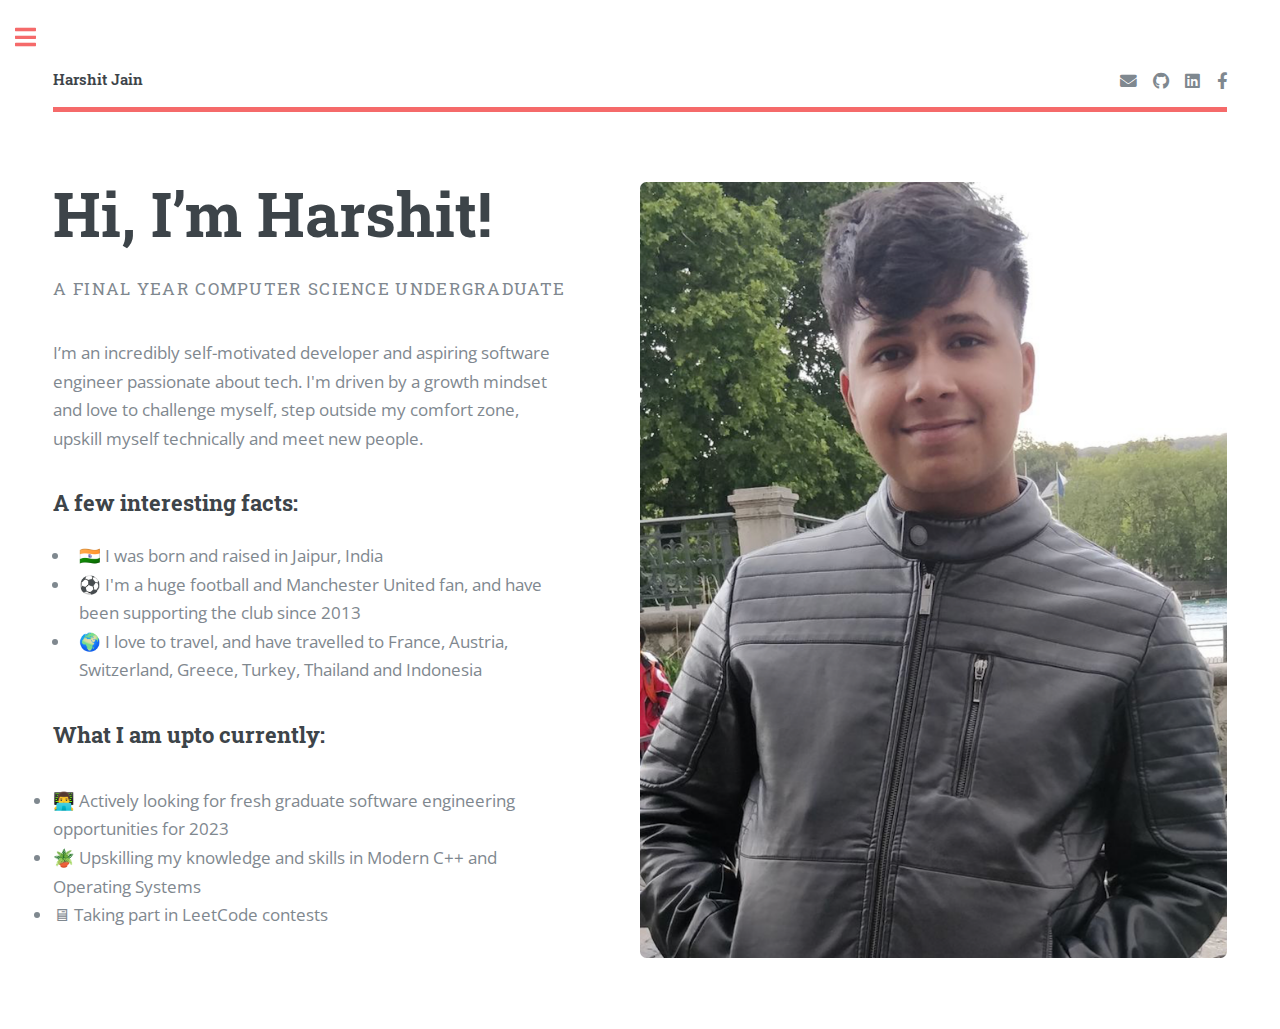
<file: index.html>
<!DOCTYPE HTML>
<!--
	Editorial by HTML5 UP
	html5up.net | @ajlkn
	Free for personal and commercial use under the CCA 3.0 license (html5up.net/license)
-->
<html>

<head>
	<title>Harshit Jain</title>
	<meta charset="utf-8" />
	<meta name="viewport" content="width=device-width, initial-scale=1, user-scalable=no" />
	<link rel="stylesheet" href="assets/css/main.css" />
</head>

<body class="is-preload">

	<!-- Wrapper -->
	<div id="wrapper">

		<!-- Main -->
		<div id="main">
			<div class="inner">

				<!-- Header -->
				<header id="header">
					<a href="index.html" class="logo"><strong>Harshit Jain</strong></a>
					<ul class="icons">
						<li><a href="mailto:harshitj.2019@smu.edu.sg" class="icon solid fa-envelope"><span
									class="label">Email</span></a></li>
						<li><a href="https://github.com/harshitjain9" class="icon brands fa-github"><span
									class="label">Github</span></a></li>
						<li><a href="https://www.linkedin.com/in/harshit-jain-2001/"
								class="icon brands fa-linkedin"><span class="label">LinkedIn</span></a></li>
						<li><a href="https://www.facebook.com/harsheetjain/" class="icon brands fa-facebook-f"><span
									class="label">Facebook</span></a></li>
					</ul>
				</header>

				<!-- Banner -->
				<section id="banner">
					<div class="content">
						<header>
							<h1>Hi, I’m Harshit!<br/></h1>
							<p>A Final Year Computer Science Undergraduate </p>
						</header>
						<p>I’m an incredibly self-motivated developer and aspiring software
							engineer passionate about tech. I'm driven by a growth mindset and love to
							challenge myself, step outside my comfort zone, upskill myself technically and meet new
							people.</p>
						<h3>A few interesting facts: </h3>
						<ul>
							<li>🇮🇳 I was born and raised in Jaipur, India </li>
							<li>⚽ I'm a huge football and Manchester United fan, and have been supporting the club since
							2013 </li>
							<li>🌍 I love to travel, and have travelled to France, Austria, Switzerland, Greece, Turkey,
							Thailand and Indonesia </li>
						</ul>
						<h3>What I am upto currently: </h3>
						<p>
							<li>👨‍💻 Actively looking for fresh graduate software engineering opportunities for 2023 </li>
							<li>🪴 Upskilling my knowledge and skills in Modern C++ and Operating Systems </li>
							<li>🖥 Taking part in LeetCode contests </li>
						</p>
					</div>
					<span class="image object">
						<img src="images/profile.png" alt="" />
					</span>
				</section>
			</div>
		</div>

		<!-- Sidebar -->
		<div id="sidebar">
			<div class="inner">
				<!-- Menu -->
					<nav id="menu">
						<header class="major">
							<h2>Menu</h2>
						</header>
						<ul>
							<li><a href="index.html">Home</a></li>
							<li><a href="experience.html">Experience</a></li>
							<li><a href="projects.html">Projects</a></li>
							<li><a href="contact.html">Contact</a></li>
						</ul>
					</nav>
			</div>
		</div>

	</div>

	<!-- Scripts -->
	<script src="assets/js/jquery.min.js"></script>
	<script src="assets/js/browser.min.js"></script>
	<script src="assets/js/breakpoints.min.js"></script>
	<script src="assets/js/util.js"></script>
	<script src="assets/js/main.js"></script>

</body>

</html>
</file>
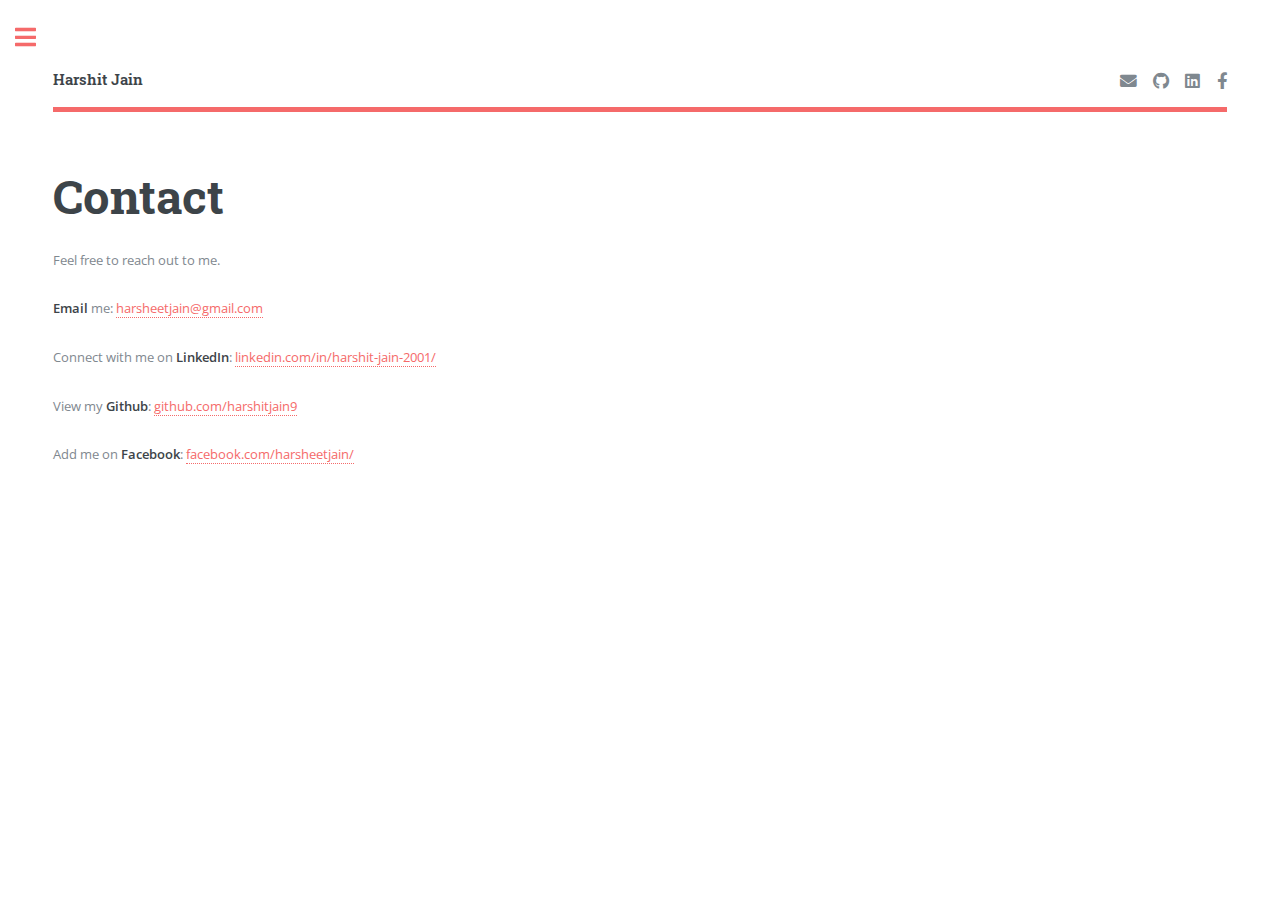
<file: contact.html>
<!DOCTYPE HTML>
<!--
	Editorial by HTML5 UP
	html5up.net | @ajlkn
	Free for personal and commercial use under the CCA 3.0 license (html5up.net/license)
-->
<html>

<head>
	<title>Contact</title>
	<meta charset="utf-8" />
	<meta name="viewport" content="width=device-width, initial-scale=1, user-scalable=no" />
	<link rel="stylesheet" href="assets/css/main.css" />
</head>

<body class="is-preload">

	<!-- Wrapper -->
	<div id="wrapper">

		<!-- Main -->
		<div id="main">
			<div class="inner">
				<!-- Header -->
				<header id="header">
					<a href="index.html" class="logo"><strong>Harshit Jain</strong></a>
					<ul class="icons">
						<li><a href="mailto:harsheetjain@gmail.com" class="icon solid fa-envelope"><span
									class="label">Email</span></a></li>
						<li><a href="https://github.com/harshitjain9" class="icon brands fa-github"><span
									class="label">Github</span></a></li>
						<li><a href="https://www.linkedin.com/in/harshit-jain-2001/"
								class="icon brands fa-linkedin"><span class="label">LinkedIn</span></a></li>
						<li><a href="https://www.facebook.com/harsheetjain/" class="icon brands fa-facebook-f"><span
									class="label">Facebook</span></a></li>
					</ul>
				</header>
				<section>
					<h1>Contact</h1>
					<p>Feel free to reach out to me.</p>
					<p><b>Email</b> me: <a href="mailto:harsheetjain@gmail.com">harsheetjain@gmail.com</a></p>
					<p>Connect with me on <b>LinkedIn</b>: <a
							href="https://www.linkedin.com/in/harshit-jain-2001/">linkedin.com/in/harshit-jain-2001/</a>
					</p>
					<p>View my <b>Github</b>: <a href="https://github.com/harshitjain9">github.com/harshitjain9</a></p>
					<p>Add me on <b>Facebook</b>: <a
							href="https://www.facebook.com/harsheetjain/">facebook.com/harsheetjain/</a></p>
				</section>


			</div>
		</div>

		<!-- Sidebar -->
		<div id="sidebar">
			<div class="inner">
				<!-- Menu -->
				<nav id="menu">
					<header class="major">
						<h2>Menu</h2>
					</header>
					<ul>
						<li><a href="index.html">Home</a></li>
						<li><a href="experience.html">Experience</a></li>
						<li><a href="projects.html">Projects</a></li>
						<li><a href="contact.html">Contact</a></li>
					</ul>
				</nav>
			</div>
		</div>
	</div>
	<!-- Scripts -->
	<script src="assets/js/jquery.min.js"></script>
	<script src="assets/js/browser.min.js"></script>
	<script src="assets/js/breakpoints.min.js"></script>
	<script src="assets/js/util.js"></script>
	<script src="assets/js/main.js"></script>

</body>

</html>
</file>
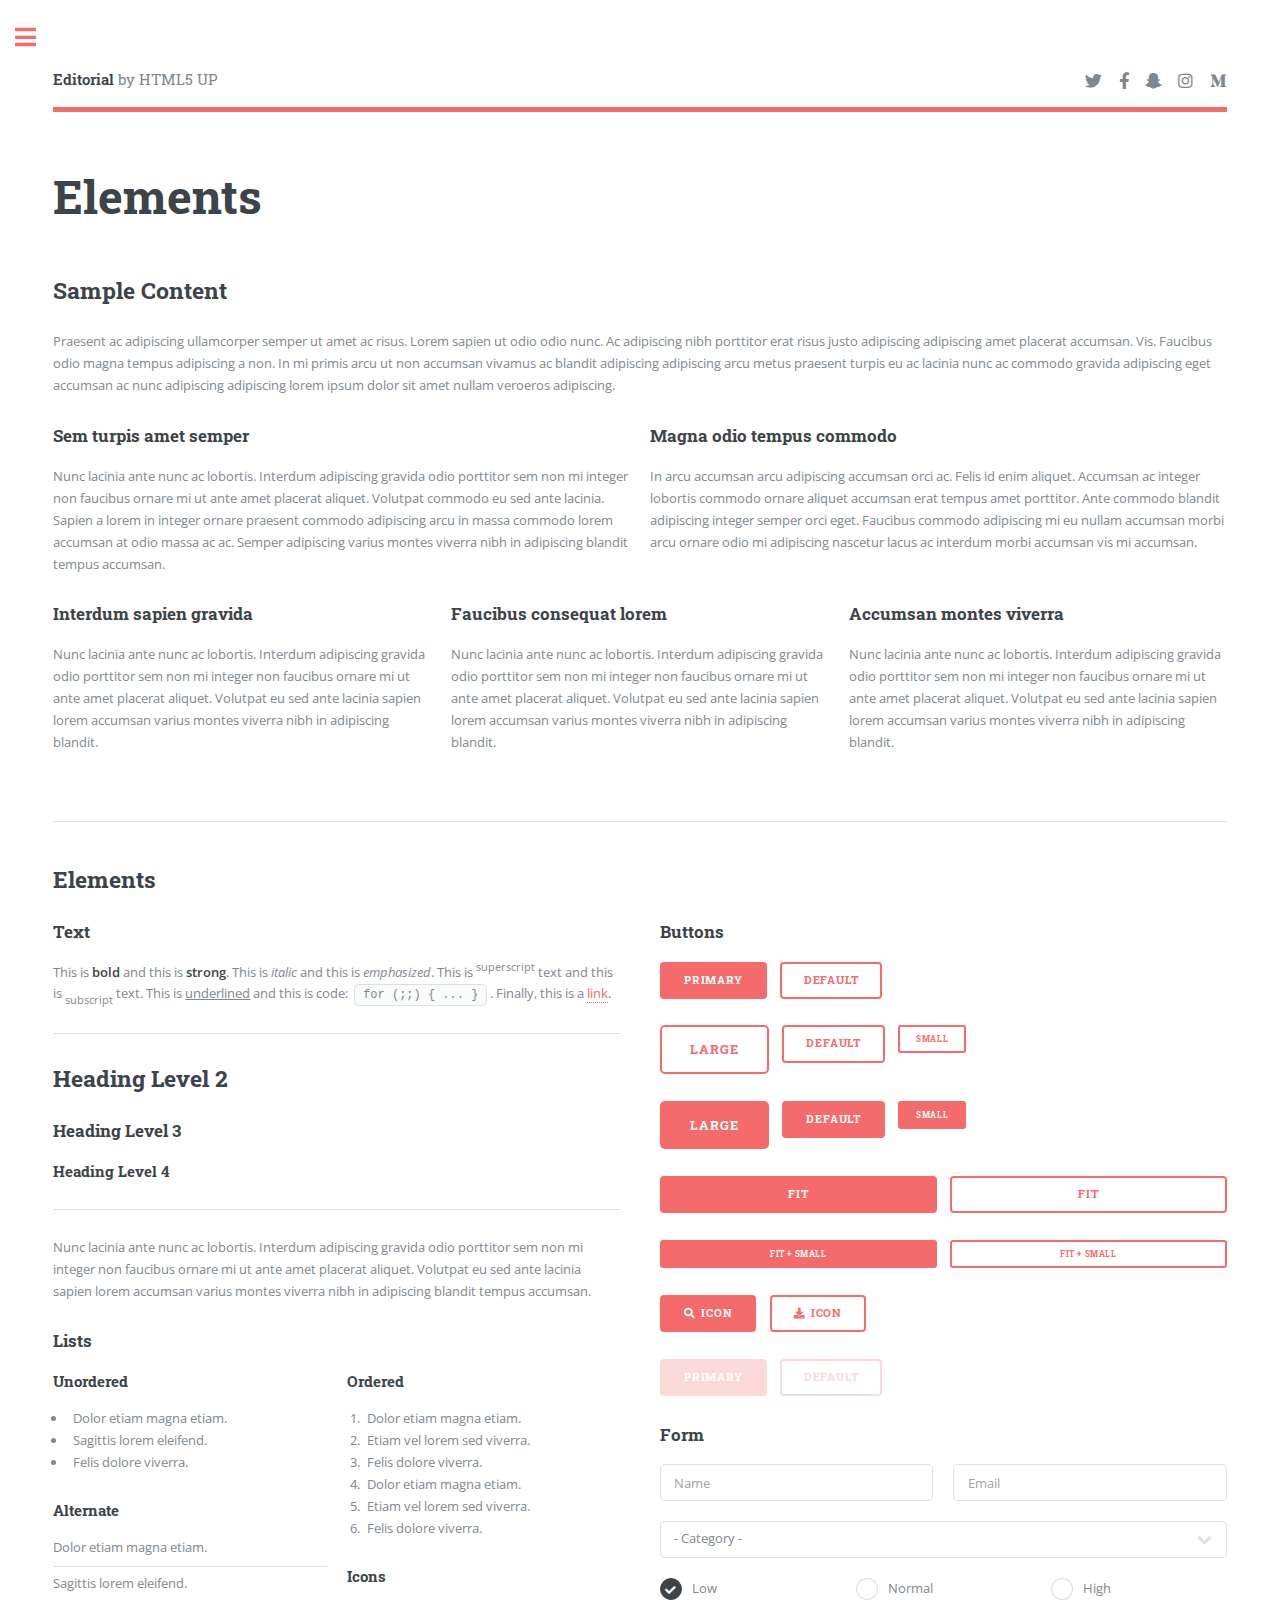
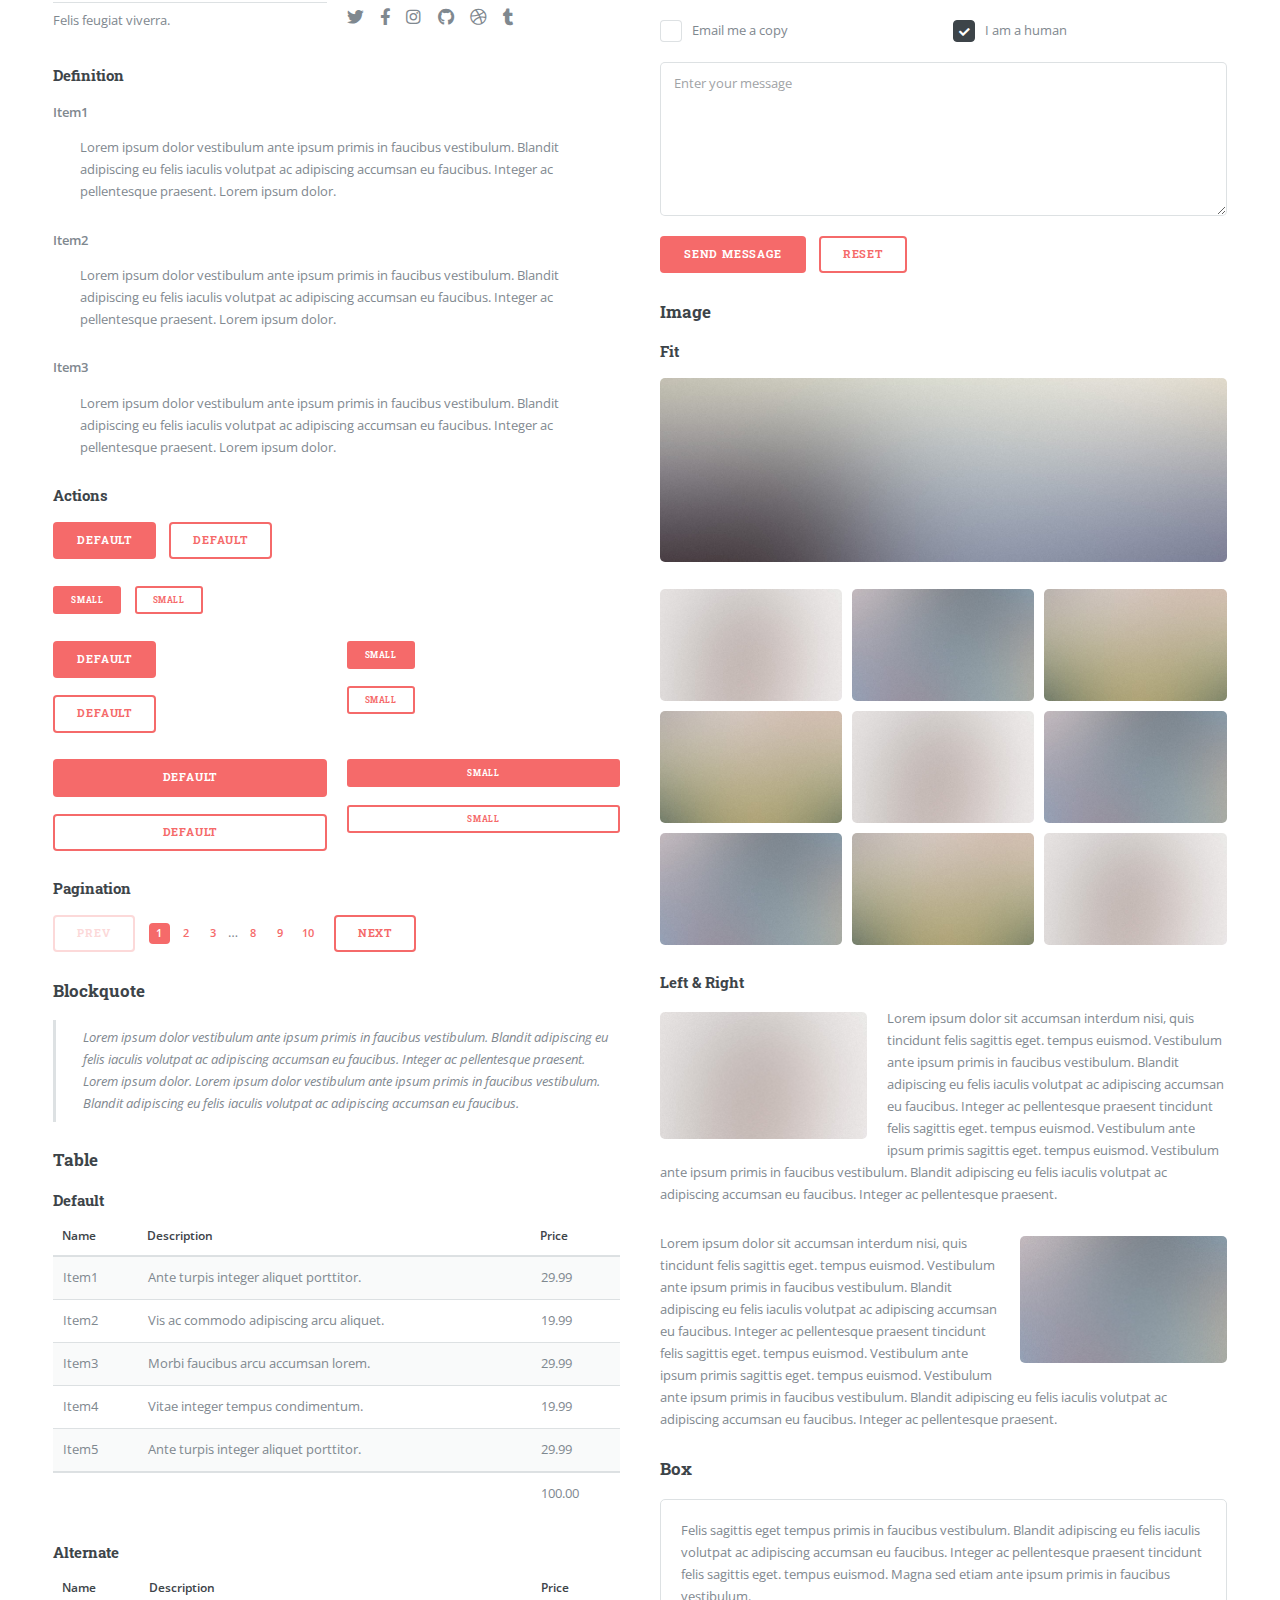
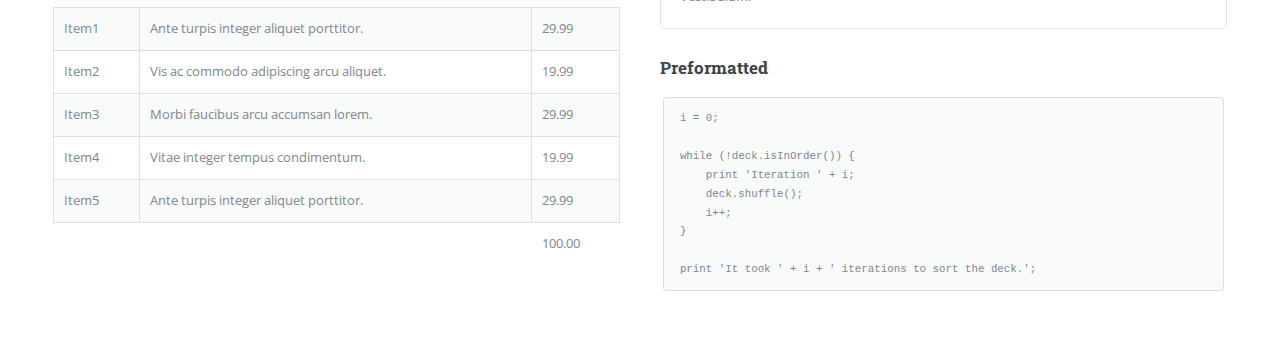
<file: elements_original.html>
<!DOCTYPE HTML>
<!--
	Editorial by HTML5 UP
	html5up.net | @ajlkn
	Free for personal and commercial use under the CCA 3.0 license (html5up.net/license)
-->
<html>
	<head>
		<title>Elements - Editorial by HTML5 UP</title>
		<meta charset="utf-8" />
		<meta name="viewport" content="width=device-width, initial-scale=1, user-scalable=no" />
		<link rel="stylesheet" href="assets/css/main.css" />
	</head>
	<body class="is-preload">

		<!-- Wrapper -->
			<div id="wrapper">

				<!-- Main -->
					<div id="main">
						<div class="inner">

							<!-- Header -->
								<header id="header">
									<a href="index.html" class="logo"><strong>Editorial</strong> by HTML5 UP</a>
									<ul class="icons">
										<li><a href="#" class="icon brands fa-twitter"><span class="label">Twitter</span></a></li>
										<li><a href="#" class="icon brands fa-facebook-f"><span class="label">Facebook</span></a></li>
										<li><a href="#" class="icon brands fa-snapchat-ghost"><span class="label">Snapchat</span></a></li>
										<li><a href="#" class="icon brands fa-instagram"><span class="label">Instagram</span></a></li>
										<li><a href="#" class="icon brands fa-medium-m"><span class="label">Medium</span></a></li>
									</ul>
								</header>

							<!-- Content -->
								<section>
									<header class="main">
										<h1>Elements</h1>
									</header>

									<!-- Content -->
										<h2 id="content">Sample Content</h2>
										<p>Praesent ac adipiscing ullamcorper semper ut amet ac risus. Lorem sapien ut odio odio nunc. Ac adipiscing nibh porttitor erat risus justo adipiscing adipiscing amet placerat accumsan. Vis. Faucibus odio magna tempus adipiscing a non. In mi primis arcu ut non accumsan vivamus ac blandit adipiscing adipiscing arcu metus praesent turpis eu ac lacinia nunc ac commodo gravida adipiscing eget accumsan ac nunc adipiscing adipiscing lorem ipsum dolor sit amet nullam veroeros adipiscing.</p>
										<div class="row">
											<div class="col-6 col-12-small">
												<h3>Sem turpis amet semper</h3>
												<p>Nunc lacinia ante nunc ac lobortis. Interdum adipiscing gravida odio porttitor sem non mi integer non faucibus ornare mi ut ante amet placerat aliquet. Volutpat commodo eu sed ante lacinia. Sapien a lorem in integer ornare praesent commodo adipiscing arcu in massa commodo lorem accumsan at odio massa ac ac. Semper adipiscing varius montes viverra nibh in adipiscing blandit tempus accumsan.</p>
											</div>
											<div class="col-6 col-12-small">
												<h3>Magna odio tempus commodo</h3>
												<p>In arcu accumsan arcu adipiscing accumsan orci ac. Felis id enim aliquet. Accumsan ac integer lobortis commodo ornare aliquet accumsan erat tempus amet porttitor. Ante commodo blandit adipiscing integer semper orci eget. Faucibus commodo adipiscing mi eu nullam accumsan morbi arcu ornare odio mi adipiscing nascetur lacus ac interdum morbi accumsan vis mi accumsan.</p>
											</div>
											<!-- Break -->
											<div class="col-4 col-12-medium">
												<h3>Interdum sapien gravida</h3>
												<p>Nunc lacinia ante nunc ac lobortis. Interdum adipiscing gravida odio porttitor sem non mi integer non faucibus ornare mi ut ante amet placerat aliquet. Volutpat eu sed ante lacinia sapien lorem accumsan varius montes viverra nibh in adipiscing blandit.</p>
											</div>
											<div class="col-4 col-12-medium">
												<h3>Faucibus consequat lorem</h3>
												<p>Nunc lacinia ante nunc ac lobortis. Interdum adipiscing gravida odio porttitor sem non mi integer non faucibus ornare mi ut ante amet placerat aliquet. Volutpat eu sed ante lacinia sapien lorem accumsan varius montes viverra nibh in adipiscing blandit.</p>
											</div>
											<div class="col-4 col-12-medium">
												<h3>Accumsan montes viverra</h3>
												<p>Nunc lacinia ante nunc ac lobortis. Interdum adipiscing gravida odio porttitor sem non mi integer non faucibus ornare mi ut ante amet placerat aliquet. Volutpat eu sed ante lacinia sapien lorem accumsan varius montes viverra nibh in adipiscing blandit.</p>
											</div>
										</div>

									<hr class="major" />

									<!-- Elements -->
										<h2 id="elements">Elements</h2>
										<div class="row gtr-200">
											<div class="col-6 col-12-medium">

												<!-- Text stuff -->
													<h3>Text</h3>
													<p>This is <b>bold</b> and this is <strong>strong</strong>. This is <i>italic</i> and this is <em>emphasized</em>.
													This is <sup>superscript</sup> text and this is <sub>subscript</sub> text.
													This is <u>underlined</u> and this is code: <code>for (;;) { ... }</code>.
													Finally, this is a <a href="#">link</a>.</p>
													<hr />
													<h2>Heading Level 2</h2>
													<h3>Heading Level 3</h3>
													<h4>Heading Level 4</h4>
													<hr />
													<p>Nunc lacinia ante nunc ac lobortis. Interdum adipiscing gravida odio porttitor sem non mi integer non faucibus ornare mi ut ante amet placerat aliquet. Volutpat eu sed ante lacinia sapien lorem accumsan varius montes viverra nibh in adipiscing blandit tempus accumsan.</p>

												<!-- Lists -->
													<h3>Lists</h3>
													<div class="row">
														<div class="col-6 col-12-small">

															<h4>Unordered</h4>
															<ul>
																<li>Dolor etiam magna etiam.</li>
																<li>Sagittis lorem eleifend.</li>
																<li>Felis dolore viverra.</li>
															</ul>

															<h4>Alternate</h4>
															<ul class="alt">
																<li>Dolor etiam magna etiam.</li>
																<li>Sagittis lorem eleifend.</li>
																<li>Felis feugiat viverra.</li>
															</ul>

														</div>
														<div class="col-6 col-12-small">

															<h4>Ordered</h4>
															<ol>
																<li>Dolor etiam magna etiam.</li>
																<li>Etiam vel lorem sed viverra.</li>
																<li>Felis dolore viverra.</li>
																<li>Dolor etiam magna etiam.</li>
																<li>Etiam vel lorem sed viverra.</li>
																<li>Felis dolore viverra.</li>
															</ol>

															<h4>Icons</h4>
															<ul class="icons">
																<li><a href="#" class="icon brands fa-twitter"><span class="label">Twitter</span></a></li>
																<li><a href="#" class="icon brands fa-facebook-f"><span class="label">Facebook</span></a></li>
																<li><a href="#" class="icon brands fa-instagram"><span class="label">Instagram</span></a></li>
																<li><a href="#" class="icon brands fa-github"><span class="label">Github</span></a></li>
																<li><a href="#" class="icon brands fa-dribbble"><span class="label">Dribbble</span></a></li>
																<li><a href="#" class="icon brands fa-tumblr"><span class="label">Tumblr</span></a></li>
															</ul>

														</div>
													</div>
													<h4>Definition</h4>
													<dl>
														<dt>Item1</dt>
														<dd>
															<p>Lorem ipsum dolor vestibulum ante ipsum primis in faucibus vestibulum. Blandit adipiscing eu felis iaculis volutpat ac adipiscing accumsan eu faucibus. Integer ac pellentesque praesent. Lorem ipsum dolor.</p>
														</dd>
														<dt>Item2</dt>
														<dd>
															<p>Lorem ipsum dolor vestibulum ante ipsum primis in faucibus vestibulum. Blandit adipiscing eu felis iaculis volutpat ac adipiscing accumsan eu faucibus. Integer ac pellentesque praesent. Lorem ipsum dolor.</p>
														</dd>
														<dt>Item3</dt>
														<dd>
															<p>Lorem ipsum dolor vestibulum ante ipsum primis in faucibus vestibulum. Blandit adipiscing eu felis iaculis volutpat ac adipiscing accumsan eu faucibus. Integer ac pellentesque praesent. Lorem ipsum dolor.</p>
														</dd>
													</dl>

													<h4>Actions</h4>
													<ul class="actions">
														<li><a href="#" class="button primary">Default</a></li>
														<li><a href="#" class="button">Default</a></li>
													</ul>
													<ul class="actions small">
														<li><a href="#" class="button primary small">Small</a></li>
														<li><a href="#" class="button small">Small</a></li>
													</ul>
													<div class="row">
														<div class="col-6 col-12-small">
															<ul class="actions stacked">
																<li><a href="#" class="button primary">Default</a></li>
																<li><a href="#" class="button">Default</a></li>
															</ul>
														</div>
														<div class="col-6 col-12-small">
															<ul class="actions stacked">
																<li><a href="#" class="button primary small">Small</a></li>
																<li><a href="#" class="button small">Small</a></li>
															</ul>
														</div>
														<div class="col-6 col-12-small">
															<ul class="actions stacked">
																<li><a href="#" class="button primary fit">Default</a></li>
																<li><a href="#" class="button fit">Default</a></li>
															</ul>
														</div>
														<div class="col-6 col-12-small">
															<ul class="actions stacked">
																<li><a href="#" class="button primary small fit">Small</a></li>
																<li><a href="#" class="button small fit">Small</a></li>
															</ul>
														</div>
													</div>

													<h4>Pagination</h4>
													<ul class="pagination">
														<li><span class="button disabled">Prev</span></li>
														<li><a href="#" class="page active">1</a></li>
														<li><a href="#" class="page">2</a></li>
														<li><a href="#" class="page">3</a></li>
														<li><span>&hellip;</span></li>
														<li><a href="#" class="page">8</a></li>
														<li><a href="#" class="page">9</a></li>
														<li><a href="#" class="page">10</a></li>
														<li><a href="#" class="button">Next</a></li>
													</ul>

												<!-- Blockquote -->
													<h3>Blockquote</h3>
													<blockquote>Lorem ipsum dolor vestibulum ante ipsum primis in faucibus vestibulum. Blandit adipiscing eu felis iaculis volutpat ac adipiscing accumsan eu faucibus. Integer ac pellentesque praesent. Lorem ipsum dolor. Lorem ipsum dolor vestibulum ante ipsum primis in faucibus vestibulum. Blandit adipiscing eu felis iaculis volutpat ac adipiscing accumsan eu faucibus.</blockquote>

												<!-- Table -->
													<h3>Table</h3>

													<h4>Default</h4>
													<div class="table-wrapper">
														<table>
															<thead>
																<tr>
																	<th>Name</th>
																	<th>Description</th>
																	<th>Price</th>
																</tr>
															</thead>
															<tbody>
																<tr>
																	<td>Item1</td>
																	<td>Ante turpis integer aliquet porttitor.</td>
																	<td>29.99</td>
																</tr>
																<tr>
																	<td>Item2</td>
																	<td>Vis ac commodo adipiscing arcu aliquet.</td>
																	<td>19.99</td>
																</tr>
																<tr>
																	<td>Item3</td>
																	<td> Morbi faucibus arcu accumsan lorem.</td>
																	<td>29.99</td>
																</tr>
																<tr>
																	<td>Item4</td>
																	<td>Vitae integer tempus condimentum.</td>
																	<td>19.99</td>
																</tr>
																<tr>
																	<td>Item5</td>
																	<td>Ante turpis integer aliquet porttitor.</td>
																	<td>29.99</td>
																</tr>
															</tbody>
															<tfoot>
																<tr>
																	<td colspan="2"></td>
																	<td>100.00</td>
																</tr>
															</tfoot>
														</table>
													</div>

													<h4>Alternate</h4>
													<div class="table-wrapper">
														<table class="alt">
															<thead>
																<tr>
																	<th>Name</th>
																	<th>Description</th>
																	<th>Price</th>
																</tr>
															</thead>
															<tbody>
																<tr>
																	<td>Item1</td>
																	<td>Ante turpis integer aliquet porttitor.</td>
																	<td>29.99</td>
																</tr>
																<tr>
																	<td>Item2</td>
																	<td>Vis ac commodo adipiscing arcu aliquet.</td>
																	<td>19.99</td>
																</tr>
																<tr>
																	<td>Item3</td>
																	<td> Morbi faucibus arcu accumsan lorem.</td>
																	<td>29.99</td>
																</tr>
																<tr>
																	<td>Item4</td>
																	<td>Vitae integer tempus condimentum.</td>
																	<td>19.99</td>
																</tr>
																<tr>
																	<td>Item5</td>
																	<td>Ante turpis integer aliquet porttitor.</td>
																	<td>29.99</td>
																</tr>
															</tbody>
															<tfoot>
																<tr>
																	<td colspan="2"></td>
																	<td>100.00</td>
																</tr>
															</tfoot>
														</table>
													</div>

											</div>
											<div class="col-6 col-12-medium">

												<!-- Buttons -->
													<h3>Buttons</h3>
													<ul class="actions">
														<li><a href="#" class="button primary">Primary</a></li>
														<li><a href="#" class="button">Default</a></li>
													</ul>
													<ul class="actions">
														<li><a href="#" class="button large">Large</a></li>
														<li><a href="#" class="button">Default</a></li>
														<li><a href="#" class="button small">Small</a></li>
													</ul>
													<ul class="actions">
														<li><a href="#" class="button primary large">Large</a></li>
														<li><a href="#" class="button primary">Default</a></li>
														<li><a href="#" class="button primary small">Small</a></li>
													</ul>
													<ul class="actions fit">
														<li><a href="#" class="button primary fit">Fit</a></li>
														<li><a href="#" class="button fit">Fit</a></li>
													</ul>
													<ul class="actions fit small">
														<li><a href="#" class="button primary fit small">Fit + Small</a></li>
														<li><a href="#" class="button fit small">Fit + Small</a></li>
													</ul>
													<ul class="actions">
														<li><a href="#" class="button primary icon solid fa-search">Icon</a></li>
														<li><a href="#" class="button icon solid fa-download">Icon</a></li>
													</ul>
													<ul class="actions">
														<li><span class="button primary disabled">Primary</span></li>
														<li><span class="button disabled">Default</span></li>
													</ul>

												<!-- Form -->
													<h3>Form</h3>

													<form method="post" action="#">
														<div class="row gtr-uniform">
															<div class="col-6 col-12-xsmall">
																<input type="text" name="demo-name" id="demo-name" value="" placeholder="Name" />
															</div>
															<div class="col-6 col-12-xsmall">
																<input type="email" name="demo-email" id="demo-email" value="" placeholder="Email" />
															</div>
															<!-- Break -->
															<div class="col-12">
																<select name="demo-category" id="demo-category">
																	<option value="">- Category -</option>
																	<option value="1">Manufacturing</option>
																	<option value="1">Shipping</option>
																	<option value="1">Administration</option>
																	<option value="1">Human Resources</option>
																</select>
															</div>
															<!-- Break -->
															<div class="col-4 col-12-small">
																<input type="radio" id="demo-priority-low" name="demo-priority" checked>
																<label for="demo-priority-low">Low</label>
															</div>
															<div class="col-4 col-12-small">
																<input type="radio" id="demo-priority-normal" name="demo-priority">
																<label for="demo-priority-normal">Normal</label>
															</div>
															<div class="col-4 col-12-small">
																<input type="radio" id="demo-priority-high" name="demo-priority">
																<label for="demo-priority-high">High</label>
															</div>
															<!-- Break -->
															<div class="col-6 col-12-small">
																<input type="checkbox" id="demo-copy" name="demo-copy">
																<label for="demo-copy">Email me a copy</label>
															</div>
															<div class="col-6 col-12-small">
																<input type="checkbox" id="demo-human" name="demo-human" checked>
																<label for="demo-human">I am a human</label>
															</div>
															<!-- Break -->
															<div class="col-12">
																<textarea name="demo-message" id="demo-message" placeholder="Enter your message" rows="6"></textarea>
															</div>
															<!-- Break -->
															<div class="col-12">
																<ul class="actions">
																	<li><input type="submit" value="Send Message" class="primary" /></li>
																	<li><input type="reset" value="Reset" /></li>
																</ul>
															</div>
														</div>
													</form>

												<!-- Image -->
													<h3>Image</h3>

													<h4>Fit</h4>
													<span class="image fit"><img src="images/pic11.jpg" alt="" /></span>
													<div class="box alt">
														<div class="row gtr-50 gtr-uniform">
															<div class="col-4"><span class="image fit"><img src="images/pic01.jpg" alt="" /></span></div>
															<div class="col-4"><span class="image fit"><img src="images/pic02.jpg" alt="" /></span></div>
															<div class="col-4"><span class="image fit"><img src="images/pic03.jpg" alt="" /></span></div>
															<!-- Break -->
															<div class="col-4"><span class="image fit"><img src="images/pic03.jpg" alt="" /></span></div>
															<div class="col-4"><span class="image fit"><img src="images/pic01.jpg" alt="" /></span></div>
															<div class="col-4"><span class="image fit"><img src="images/pic02.jpg" alt="" /></span></div>
															<!-- Break -->
															<div class="col-4"><span class="image fit"><img src="images/pic02.jpg" alt="" /></span></div>
															<div class="col-4"><span class="image fit"><img src="images/pic03.jpg" alt="" /></span></div>
															<div class="col-4"><span class="image fit"><img src="images/pic01.jpg" alt="" /></span></div>
														</div>
													</div>

													<h4>Left &amp; Right</h4>
													<p><span class="image left"><img src="images/pic01.jpg" alt="" /></span>Lorem ipsum dolor sit accumsan interdum nisi, quis tincidunt felis sagittis eget. tempus euismod. Vestibulum ante ipsum primis in faucibus vestibulum. Blandit adipiscing eu felis iaculis volutpat ac adipiscing accumsan eu faucibus. Integer ac pellentesque praesent tincidunt felis sagittis eget. tempus euismod. Vestibulum ante ipsum primis sagittis eget. tempus euismod. Vestibulum ante ipsum primis in faucibus vestibulum. Blandit adipiscing eu felis iaculis volutpat ac adipiscing accumsan eu faucibus. Integer ac pellentesque praesent.</p>
													<p><span class="image right"><img src="images/pic02.jpg" alt="" /></span>Lorem ipsum dolor sit accumsan interdum nisi, quis tincidunt felis sagittis eget. tempus euismod. Vestibulum ante ipsum primis in faucibus vestibulum. Blandit adipiscing eu felis iaculis volutpat ac adipiscing accumsan eu faucibus. Integer ac pellentesque praesent tincidunt felis sagittis eget. tempus euismod. Vestibulum ante ipsum primis sagittis eget. tempus euismod. Vestibulum ante ipsum primis in faucibus vestibulum. Blandit adipiscing eu felis iaculis volutpat ac adipiscing accumsan eu faucibus. Integer ac pellentesque praesent.</p>

												<!-- Box -->
													<h3>Box</h3>
													<div class="box">
														<p>Felis sagittis eget tempus primis in faucibus vestibulum. Blandit adipiscing eu felis iaculis volutpat ac adipiscing accumsan eu faucibus. Integer ac pellentesque praesent tincidunt felis sagittis eget. tempus euismod. Magna sed etiam ante ipsum primis in faucibus vestibulum.</p>
													</div>

												<!-- Preformatted Code -->
													<h3>Preformatted</h3>
													<pre><code>i = 0;

while (!deck.isInOrder()) {
    print 'Iteration ' + i;
    deck.shuffle();
    i++;
}

print 'It took ' + i + ' iterations to sort the deck.';
</code></pre>

											</div>
										</div>

								</section>

						</div>
					</div>

				<!-- Sidebar -->
					<div id="sidebar">
						<div class="inner">

							<!-- Search -->
								<section id="search" class="alt">
									<form method="post" action="#">
										<input type="text" name="query" id="query" placeholder="Search" />
									</form>
								</section>

							<!-- Menu -->
								<nav id="menu">
									<header class="major">
										<h2>Menu</h2>
									</header>
									<ul>
										<li><a href="index.html">Homepage</a></li>
										<li><a href="generic.html">Generic</a></li>
										<li><a href="elements.html">Elements</a></li>
										<li>
											<span class="opener">Submenu</span>
											<ul>
												<li><a href="#">Lorem Dolor</a></li>
												<li><a href="#">Ipsum Adipiscing</a></li>
												<li><a href="#">Tempus Magna</a></li>
												<li><a href="#">Feugiat Veroeros</a></li>
											</ul>
										</li>
										<li><a href="#">Etiam Dolore</a></li>
										<li><a href="#">Adipiscing</a></li>
										<li>
											<span class="opener">Another Submenu</span>
											<ul>
												<li><a href="#">Lorem Dolor</a></li>
												<li><a href="#">Ipsum Adipiscing</a></li>
												<li><a href="#">Tempus Magna</a></li>
												<li><a href="#">Feugiat Veroeros</a></li>
											</ul>
										</li>
										<li><a href="#">Maximus Erat</a></li>
										<li><a href="#">Sapien Mauris</a></li>
										<li><a href="#">Amet Lacinia</a></li>
									</ul>
								</nav>

							<!-- Section -->
								<section>
									<header class="major">
										<h2>Ante interdum</h2>
									</header>
									<div class="mini-posts">
										<article>
											<a href="#" class="image"><img src="images/pic07.jpg" alt="" /></a>
											<p>Aenean ornare velit lacus, ac varius enim lorem ullamcorper dolore aliquam.</p>
										</article>
										<article>
											<a href="#" class="image"><img src="images/pic08.jpg" alt="" /></a>
											<p>Aenean ornare velit lacus, ac varius enim lorem ullamcorper dolore aliquam.</p>
										</article>
										<article>
											<a href="#" class="image"><img src="images/pic09.jpg" alt="" /></a>
											<p>Aenean ornare velit lacus, ac varius enim lorem ullamcorper dolore aliquam.</p>
										</article>
									</div>
									<ul class="actions">
										<li><a href="#" class="button">More</a></li>
									</ul>
								</section>

							<!-- Section -->
								<section>
									<header class="major">
										<h2>Get in touch</h2>
									</header>
									<p>Sed varius enim lorem ullamcorper dolore aliquam aenean ornare velit lacus, ac varius enim lorem ullamcorper dolore. Proin sed aliquam facilisis ante interdum. Sed nulla amet lorem feugiat tempus aliquam.</p>
									<ul class="contact">
										<li class="icon solid fa-envelope"><a href="#">information@untitled.tld</a></li>
										<li class="icon solid fa-phone">(000) 000-0000</li>
										<li class="icon solid fa-home">1234 Somewhere Road #8254<br />
										Nashville, TN 00000-0000</li>
									</ul>
								</section>

							<!-- Footer -->
								<footer id="footer">
									<p class="copyright">&copy; Untitled. All rights reserved. Demo Images: <a href="https://unsplash.com">Unsplash</a>. Design: <a href="https://html5up.net">HTML5 UP</a>.</p>
								</footer>

						</div>
					</div>

			</div>

		<!-- Scripts -->
			<script src="assets/js/jquery.min.js"></script>
			<script src="assets/js/browser.min.js"></script>
			<script src="assets/js/breakpoints.min.js"></script>
			<script src="assets/js/util.js"></script>
			<script src="assets/js/main.js"></script>

	</body>
</html>
</file>
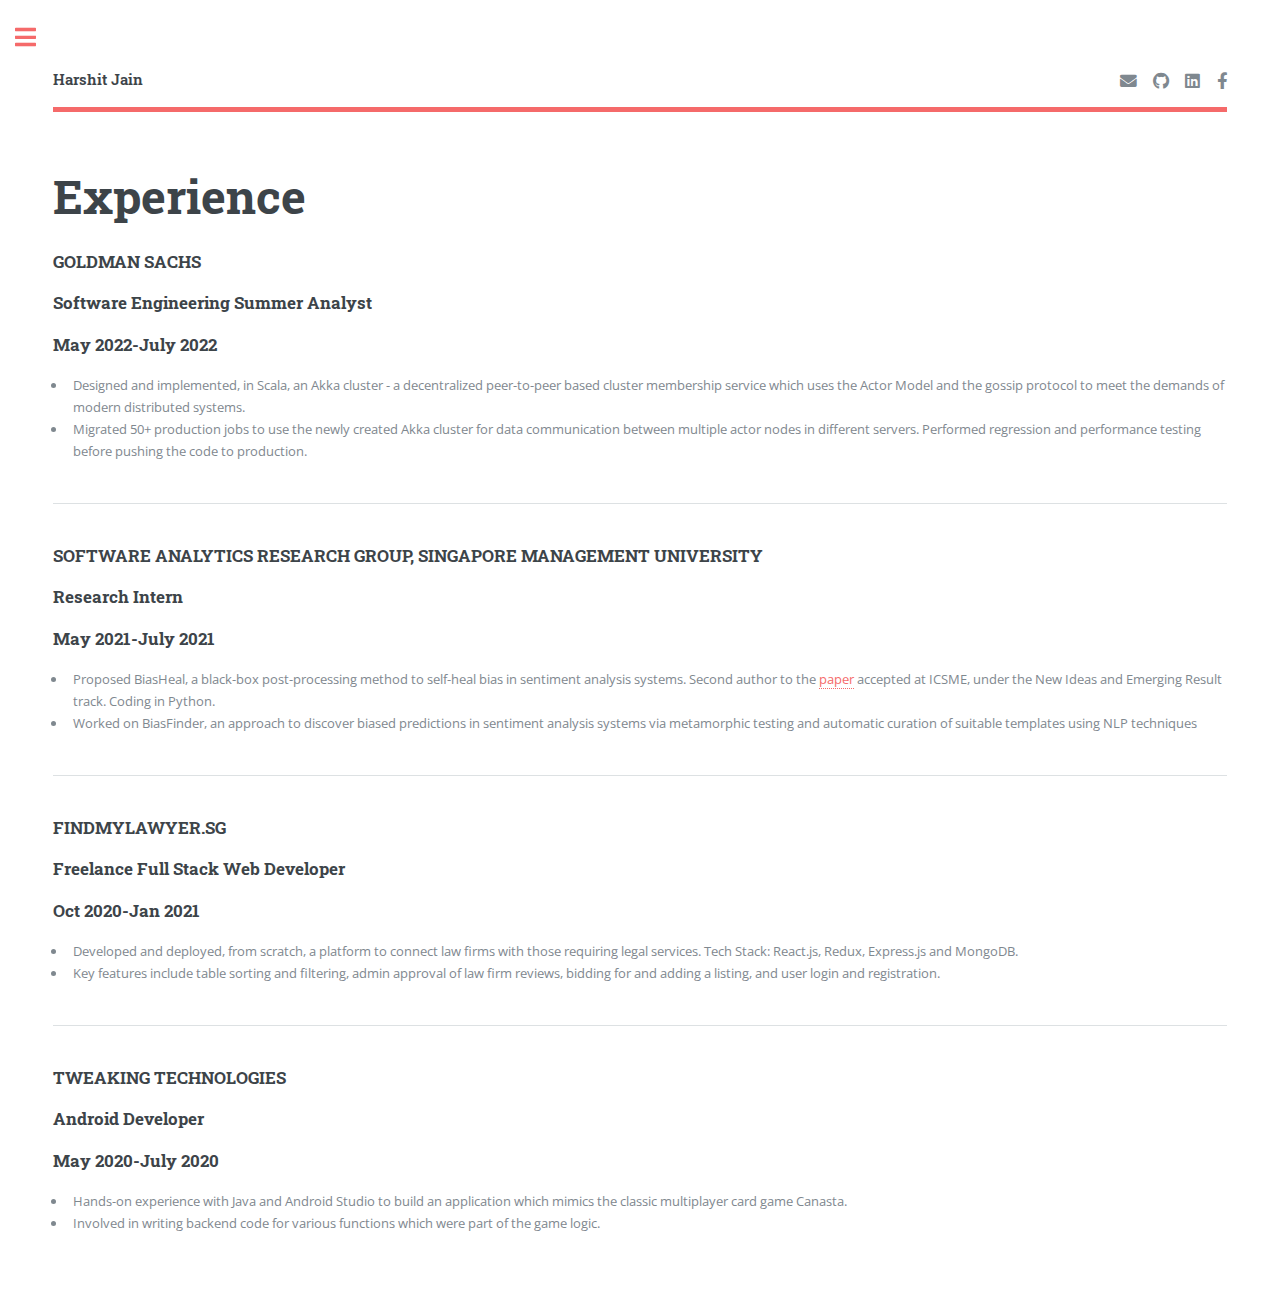
<file: experience.html>
<!DOCTYPE HTML>
<!--
	Editorial by HTML5 UP
	html5up.net | @ajlkn
	Free for personal and commercial use under the CCA 3.0 license (html5up.net/license)
-->
<html>

<head>
	<title>Experience</title>
	<meta charset="utf-8" />
	<meta name="viewport" content="width=device-width, initial-scale=1, user-scalable=no" />
	<link rel="stylesheet" href="assets/css/main.css" />
</head>

<body class="is-preload">

	<!-- Wrapper -->
	<div id="wrapper">

		<!-- Main -->
		<div id="main">
			<div class="inner">

				<!-- Header -->
				<header id="header">
					<a href="index.html" class="logo"><strong>Harshit Jain</strong></a>
					<ul class="icons">
						<li><a href="mailto:harshitj.2019@smu.edu.sg" class="icon solid fa-envelope"><span
									class="label">Email</span></a></li>
						<li><a href="https://github.com/harshitjain9" class="icon brands fa-github"><span
									class="label">Github</span></a></li>
						<li><a href="https://www.linkedin.com/in/harshit-jain-2001/"
								class="icon brands fa-linkedin"><span class="label">LinkedIn</span></a></li>
						<li><a href="https://www.facebook.com/harsheetjain/" class="icon brands fa-facebook-f"><span
									class="label">Facebook</span></a></li>
					</ul>
				</header>

				<!-- Content -->
				<section>
					<header>
						<h1>Experience</h1>
					</header>

					<h3>GOLDMAN SACHS</h3>
					<h3>Software Engineering Summer Analyst </h3>
					<h3>May 2022-July 2022 </h3>
					<ul>
						<li>Designed and implemented, in Scala, an Akka cluster - a decentralized peer-to-peer based
							cluster membership service which uses the Actor Model and the gossip protocol to meet the
							demands of modern distributed systems.</li>
						<li>Migrated 50+ production jobs to use the newly created Akka cluster for data communication
							between multiple actor nodes in different servers. Performed regression and performance
							testing before pushing the code to production.</li>
					</ul>
					<hr class="major" />

					<h3>SOFTWARE ANALYTICS RESEARCH GROUP, SINGAPORE MANAGEMENT UNIVERSITY</h3>
					<h3>Research Intern </h3>
					<h3>May 2021-July 2021</h3>
					<ul>
						<li>Proposed BiasHeal, a black-box post-processing method to self-heal bias in sentiment
							analysis systems. Second author to the <a
								href="https://www.computer.org/csdl/proceedings-article/icsme/2021/288200a644/1yNhdbJbwUo">paper</a>
							accepted at ICSME, under the New Ideas and Emerging Result track. Coding in Python.</li>
						<li>Worked on BiasFinder, an approach to discover biased predictions in sentiment analysis
							systems via metamorphic testing and automatic curation of suitable templates using NLP
							techniques</li>
					</ul>

					<hr class="major" />
					<h3>FINDMYLAWYER.SG</h3>
					<h3>Freelance Full Stack Web Developer</h3>
					<h3>Oct 2020-Jan 2021</h3>
					<ul>
						<li>Developed and deployed, from scratch, a platform to connect law firms with those requiring
							legal services. Tech Stack: React.js, Redux, Express.js and MongoDB.</li>
						<li>Key features include table sorting and filtering, admin approval of law firm reviews,
							bidding for and adding a listing, and user login and registration.</li>
					</ul>

					<hr class="major" />
					<h3>TWEAKING TECHNOLOGIES</h3>
					<h3>Android Developer</h3>
					<h3>May 2020-July 2020</h3>
					<ul>
						<li>Hands-on experience with Java and Android Studio to build an application which mimics the
							classic multiplayer card game Canasta.</li>
						<li>Involved in writing backend code for various functions which were part of the game logic.
						</li>
					</ul>
				</section>

			</div>
		</div>

		<!-- Sidebar -->
		<div id="sidebar">
			<div class="inner">
				<!-- Menu -->
				<nav id="menu">
					<header class="major">
						<h2>Menu</h2>
					</header>
					<ul>
						<li><a href="index.html">Home</a></li>
						<li><a href="experience.html">Experience</a></li>
						<li><a href="projects.html">Projects</a></li>
						<li><a href="contact.html">Contact</a></li>
					</ul>
				</nav>
			</div>
		</div>

	</div>

	<!-- Scripts -->
	<script src="assets/js/jquery.min.js"></script>
	<script src="assets/js/browser.min.js"></script>
	<script src="assets/js/breakpoints.min.js"></script>
	<script src="assets/js/util.js"></script>
	<script src="assets/js/main.js"></script>

</body>

</html>
</file>
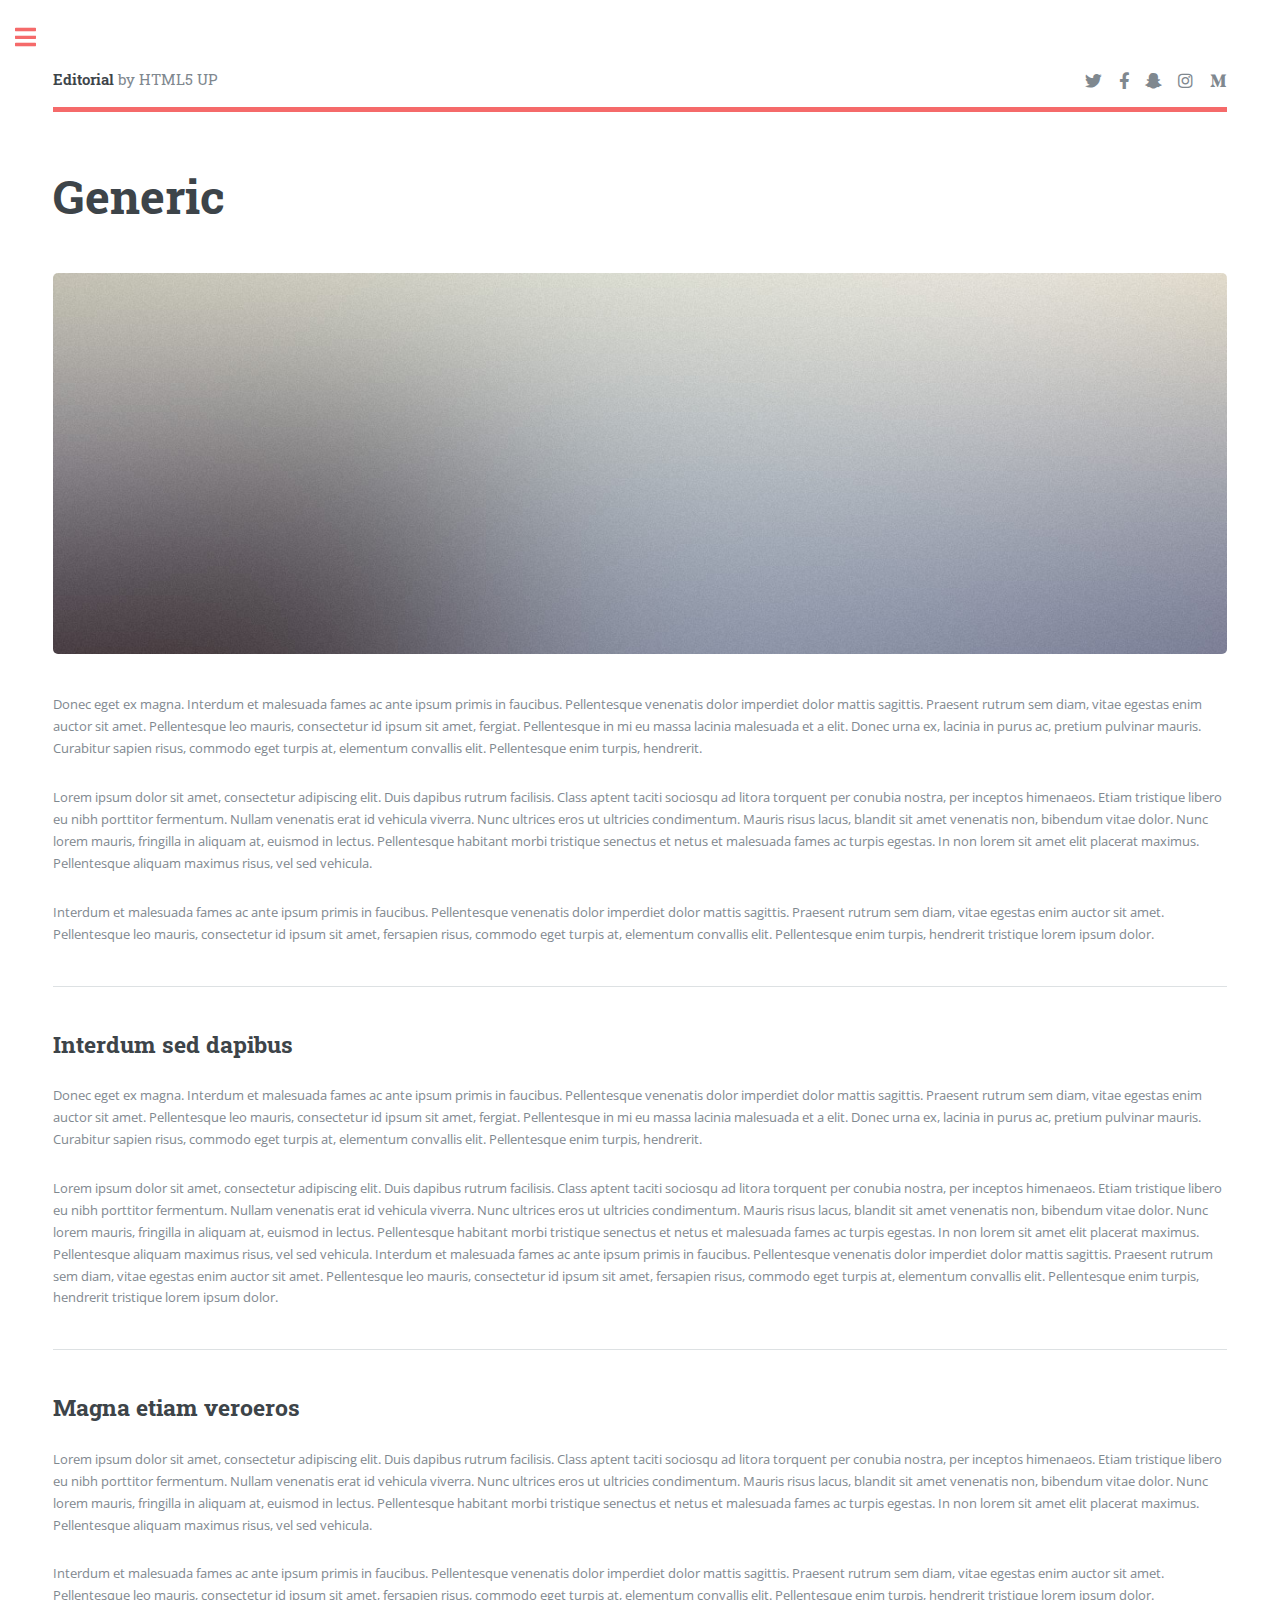
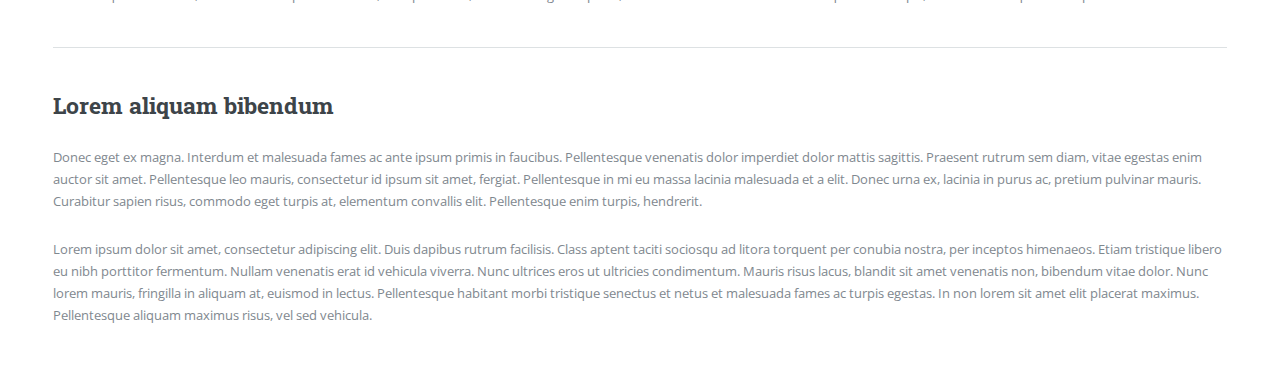
<file: generic_original.html>
<!DOCTYPE HTML>
<!--
	Editorial by HTML5 UP
	html5up.net | @ajlkn
	Free for personal and commercial use under the CCA 3.0 license (html5up.net/license)
-->
<html>
	<head>
		<title>Generic - Editorial by HTML5 UP</title>
		<meta charset="utf-8" />
		<meta name="viewport" content="width=device-width, initial-scale=1, user-scalable=no" />
		<link rel="stylesheet" href="assets/css/main.css" />
	</head>
	<body class="is-preload">

		<!-- Wrapper -->
			<div id="wrapper">

				<!-- Main -->
					<div id="main">
						<div class="inner">

							<!-- Header -->
								<header id="header">
									<a href="index.html" class="logo"><strong>Editorial</strong> by HTML5 UP</a>
									<ul class="icons">
										<li><a href="#" class="icon brands fa-twitter"><span class="label">Twitter</span></a></li>
										<li><a href="#" class="icon brands fa-facebook-f"><span class="label">Facebook</span></a></li>
										<li><a href="#" class="icon brands fa-snapchat-ghost"><span class="label">Snapchat</span></a></li>
										<li><a href="#" class="icon brands fa-instagram"><span class="label">Instagram</span></a></li>
										<li><a href="#" class="icon brands fa-medium-m"><span class="label">Medium</span></a></li>
									</ul>
								</header>

							<!-- Content -->
								<section>
									<header class="main">
										<h1>Generic</h1>
									</header>

									<span class="image main"><img src="images/pic11.jpg" alt="" /></span>

									<p>Donec eget ex magna. Interdum et malesuada fames ac ante ipsum primis in faucibus. Pellentesque venenatis dolor imperdiet dolor mattis sagittis. Praesent rutrum sem diam, vitae egestas enim auctor sit amet. Pellentesque leo mauris, consectetur id ipsum sit amet, fergiat. Pellentesque in mi eu massa lacinia malesuada et a elit. Donec urna ex, lacinia in purus ac, pretium pulvinar mauris. Curabitur sapien risus, commodo eget turpis at, elementum convallis elit. Pellentesque enim turpis, hendrerit.</p>
									<p>Lorem ipsum dolor sit amet, consectetur adipiscing elit. Duis dapibus rutrum facilisis. Class aptent taciti sociosqu ad litora torquent per conubia nostra, per inceptos himenaeos. Etiam tristique libero eu nibh porttitor fermentum. Nullam venenatis erat id vehicula viverra. Nunc ultrices eros ut ultricies condimentum. Mauris risus lacus, blandit sit amet venenatis non, bibendum vitae dolor. Nunc lorem mauris, fringilla in aliquam at, euismod in lectus. Pellentesque habitant morbi tristique senectus et netus et malesuada fames ac turpis egestas. In non lorem sit amet elit placerat maximus. Pellentesque aliquam maximus risus, vel sed vehicula.</p>
									<p>Interdum et malesuada fames ac ante ipsum primis in faucibus. Pellentesque venenatis dolor imperdiet dolor mattis sagittis. Praesent rutrum sem diam, vitae egestas enim auctor sit amet. Pellentesque leo mauris, consectetur id ipsum sit amet, fersapien risus, commodo eget turpis at, elementum convallis elit. Pellentesque enim turpis, hendrerit tristique lorem ipsum dolor.</p>

									<hr class="major" />

									<h2>Interdum sed dapibus</h2>
									<p>Donec eget ex magna. Interdum et malesuada fames ac ante ipsum primis in faucibus. Pellentesque venenatis dolor imperdiet dolor mattis sagittis. Praesent rutrum sem diam, vitae egestas enim auctor sit amet. Pellentesque leo mauris, consectetur id ipsum sit amet, fergiat. Pellentesque in mi eu massa lacinia malesuada et a elit. Donec urna ex, lacinia in purus ac, pretium pulvinar mauris. Curabitur sapien risus, commodo eget turpis at, elementum convallis elit. Pellentesque enim turpis, hendrerit.</p>
									<p>Lorem ipsum dolor sit amet, consectetur adipiscing elit. Duis dapibus rutrum facilisis. Class aptent taciti sociosqu ad litora torquent per conubia nostra, per inceptos himenaeos. Etiam tristique libero eu nibh porttitor fermentum. Nullam venenatis erat id vehicula viverra. Nunc ultrices eros ut ultricies condimentum. Mauris risus lacus, blandit sit amet venenatis non, bibendum vitae dolor. Nunc lorem mauris, fringilla in aliquam at, euismod in lectus. Pellentesque habitant morbi tristique senectus et netus et malesuada fames ac turpis egestas. In non lorem sit amet elit placerat maximus. Pellentesque aliquam maximus risus, vel sed vehicula. Interdum et malesuada fames ac ante ipsum primis in faucibus. Pellentesque venenatis dolor imperdiet dolor mattis sagittis. Praesent rutrum sem diam, vitae egestas enim auctor sit amet. Pellentesque leo mauris, consectetur id ipsum sit amet, fersapien risus, commodo eget turpis at, elementum convallis elit. Pellentesque enim turpis, hendrerit tristique lorem ipsum dolor.</p>

									<hr class="major" />

									<h2>Magna etiam veroeros</h2>
									<p>Lorem ipsum dolor sit amet, consectetur adipiscing elit. Duis dapibus rutrum facilisis. Class aptent taciti sociosqu ad litora torquent per conubia nostra, per inceptos himenaeos. Etiam tristique libero eu nibh porttitor fermentum. Nullam venenatis erat id vehicula viverra. Nunc ultrices eros ut ultricies condimentum. Mauris risus lacus, blandit sit amet venenatis non, bibendum vitae dolor. Nunc lorem mauris, fringilla in aliquam at, euismod in lectus. Pellentesque habitant morbi tristique senectus et netus et malesuada fames ac turpis egestas. In non lorem sit amet elit placerat maximus. Pellentesque aliquam maximus risus, vel sed vehicula.</p>
									<p>Interdum et malesuada fames ac ante ipsum primis in faucibus. Pellentesque venenatis dolor imperdiet dolor mattis sagittis. Praesent rutrum sem diam, vitae egestas enim auctor sit amet. Pellentesque leo mauris, consectetur id ipsum sit amet, fersapien risus, commodo eget turpis at, elementum convallis elit. Pellentesque enim turpis, hendrerit tristique lorem ipsum dolor.</p>

									<hr class="major" />

									<h2>Lorem aliquam bibendum</h2>
									<p>Donec eget ex magna. Interdum et malesuada fames ac ante ipsum primis in faucibus. Pellentesque venenatis dolor imperdiet dolor mattis sagittis. Praesent rutrum sem diam, vitae egestas enim auctor sit amet. Pellentesque leo mauris, consectetur id ipsum sit amet, fergiat. Pellentesque in mi eu massa lacinia malesuada et a elit. Donec urna ex, lacinia in purus ac, pretium pulvinar mauris. Curabitur sapien risus, commodo eget turpis at, elementum convallis elit. Pellentesque enim turpis, hendrerit.</p>
									<p>Lorem ipsum dolor sit amet, consectetur adipiscing elit. Duis dapibus rutrum facilisis. Class aptent taciti sociosqu ad litora torquent per conubia nostra, per inceptos himenaeos. Etiam tristique libero eu nibh porttitor fermentum. Nullam venenatis erat id vehicula viverra. Nunc ultrices eros ut ultricies condimentum. Mauris risus lacus, blandit sit amet venenatis non, bibendum vitae dolor. Nunc lorem mauris, fringilla in aliquam at, euismod in lectus. Pellentesque habitant morbi tristique senectus et netus et malesuada fames ac turpis egestas. In non lorem sit amet elit placerat maximus. Pellentesque aliquam maximus risus, vel sed vehicula.</p>

								</section>

						</div>
					</div>

				<!-- Sidebar -->
					<div id="sidebar">
						<div class="inner">

							<!-- Search -->
								<section id="search" class="alt">
									<form method="post" action="#">
										<input type="text" name="query" id="query" placeholder="Search" />
									</form>
								</section>

							<!-- Menu -->
								<nav id="menu">
									<header class="major">
										<h2>Menu</h2>
									</header>
									<ul>
										<li><a href="index.html">Homepage</a></li>
										<li><a href="generic.html">Generic</a></li>
										<li><a href="elements.html">Elements</a></li>
										<li>
											<span class="opener">Submenu</span>
											<ul>
												<li><a href="#">Lorem Dolor</a></li>
												<li><a href="#">Ipsum Adipiscing</a></li>
												<li><a href="#">Tempus Magna</a></li>
												<li><a href="#">Feugiat Veroeros</a></li>
											</ul>
										</li>
										<li><a href="#">Etiam Dolore</a></li>
										<li><a href="#">Adipiscing</a></li>
										<li>
											<span class="opener">Another Submenu</span>
											<ul>
												<li><a href="#">Lorem Dolor</a></li>
												<li><a href="#">Ipsum Adipiscing</a></li>
												<li><a href="#">Tempus Magna</a></li>
												<li><a href="#">Feugiat Veroeros</a></li>
											</ul>
										</li>
										<li><a href="#">Maximus Erat</a></li>
										<li><a href="#">Sapien Mauris</a></li>
										<li><a href="#">Amet Lacinia</a></li>
									</ul>
								</nav>

							<!-- Section -->
								<section>
									<header class="major">
										<h2>Ante interdum</h2>
									</header>
									<div class="mini-posts">
										<article>
											<a href="#" class="image"><img src="images/pic07.jpg" alt="" /></a>
											<p>Aenean ornare velit lacus, ac varius enim lorem ullamcorper dolore aliquam.</p>
										</article>
										<article>
											<a href="#" class="image"><img src="images/pic08.jpg" alt="" /></a>
											<p>Aenean ornare velit lacus, ac varius enim lorem ullamcorper dolore aliquam.</p>
										</article>
										<article>
											<a href="#" class="image"><img src="images/pic09.jpg" alt="" /></a>
											<p>Aenean ornare velit lacus, ac varius enim lorem ullamcorper dolore aliquam.</p>
										</article>
									</div>
									<ul class="actions">
										<li><a href="#" class="button">More</a></li>
									</ul>
								</section>

							<!-- Section -->
								<section>
									<header class="major">
										<h2>Get in touch</h2>
									</header>
									<p>Sed varius enim lorem ullamcorper dolore aliquam aenean ornare velit lacus, ac varius enim lorem ullamcorper dolore. Proin sed aliquam facilisis ante interdum. Sed nulla amet lorem feugiat tempus aliquam.</p>
									<ul class="contact">
										<li class="icon solid fa-envelope"><a href="#">information@untitled.tld</a></li>
										<li class="icon solid fa-phone">(000) 000-0000</li>
										<li class="icon solid fa-home">1234 Somewhere Road #8254<br />
										Nashville, TN 00000-0000</li>
									</ul>
								</section>

							<!-- Footer -->
								<footer id="footer">
									<p class="copyright">&copy; Untitled. All rights reserved. Demo Images: <a href="https://unsplash.com">Unsplash</a>. Design: <a href="https://html5up.net">HTML5 UP</a>.</p>
								</footer>

						</div>
					</div>

			</div>

		<!-- Scripts -->
			<script src="assets/js/jquery.min.js"></script>
			<script src="assets/js/browser.min.js"></script>
			<script src="assets/js/breakpoints.min.js"></script>
			<script src="assets/js/util.js"></script>
			<script src="assets/js/main.js"></script>

	</body>
</html>
</file>
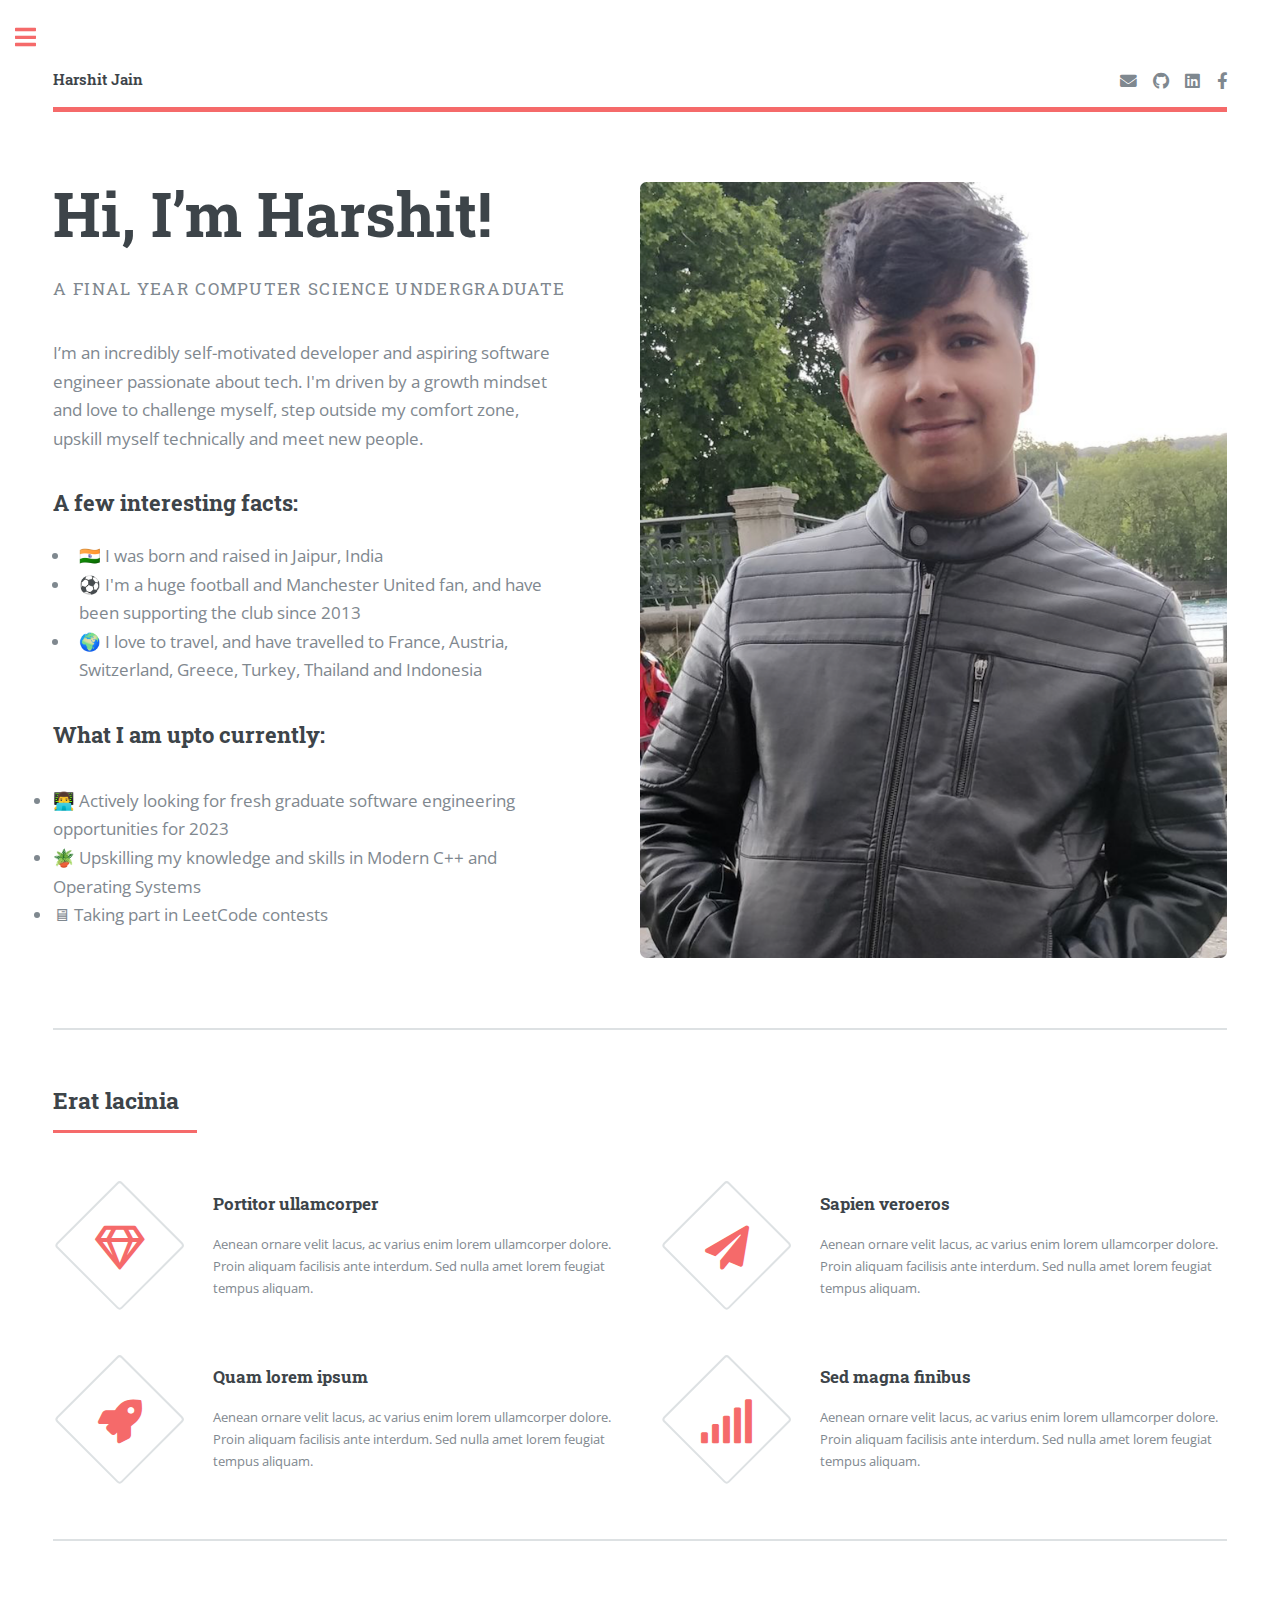
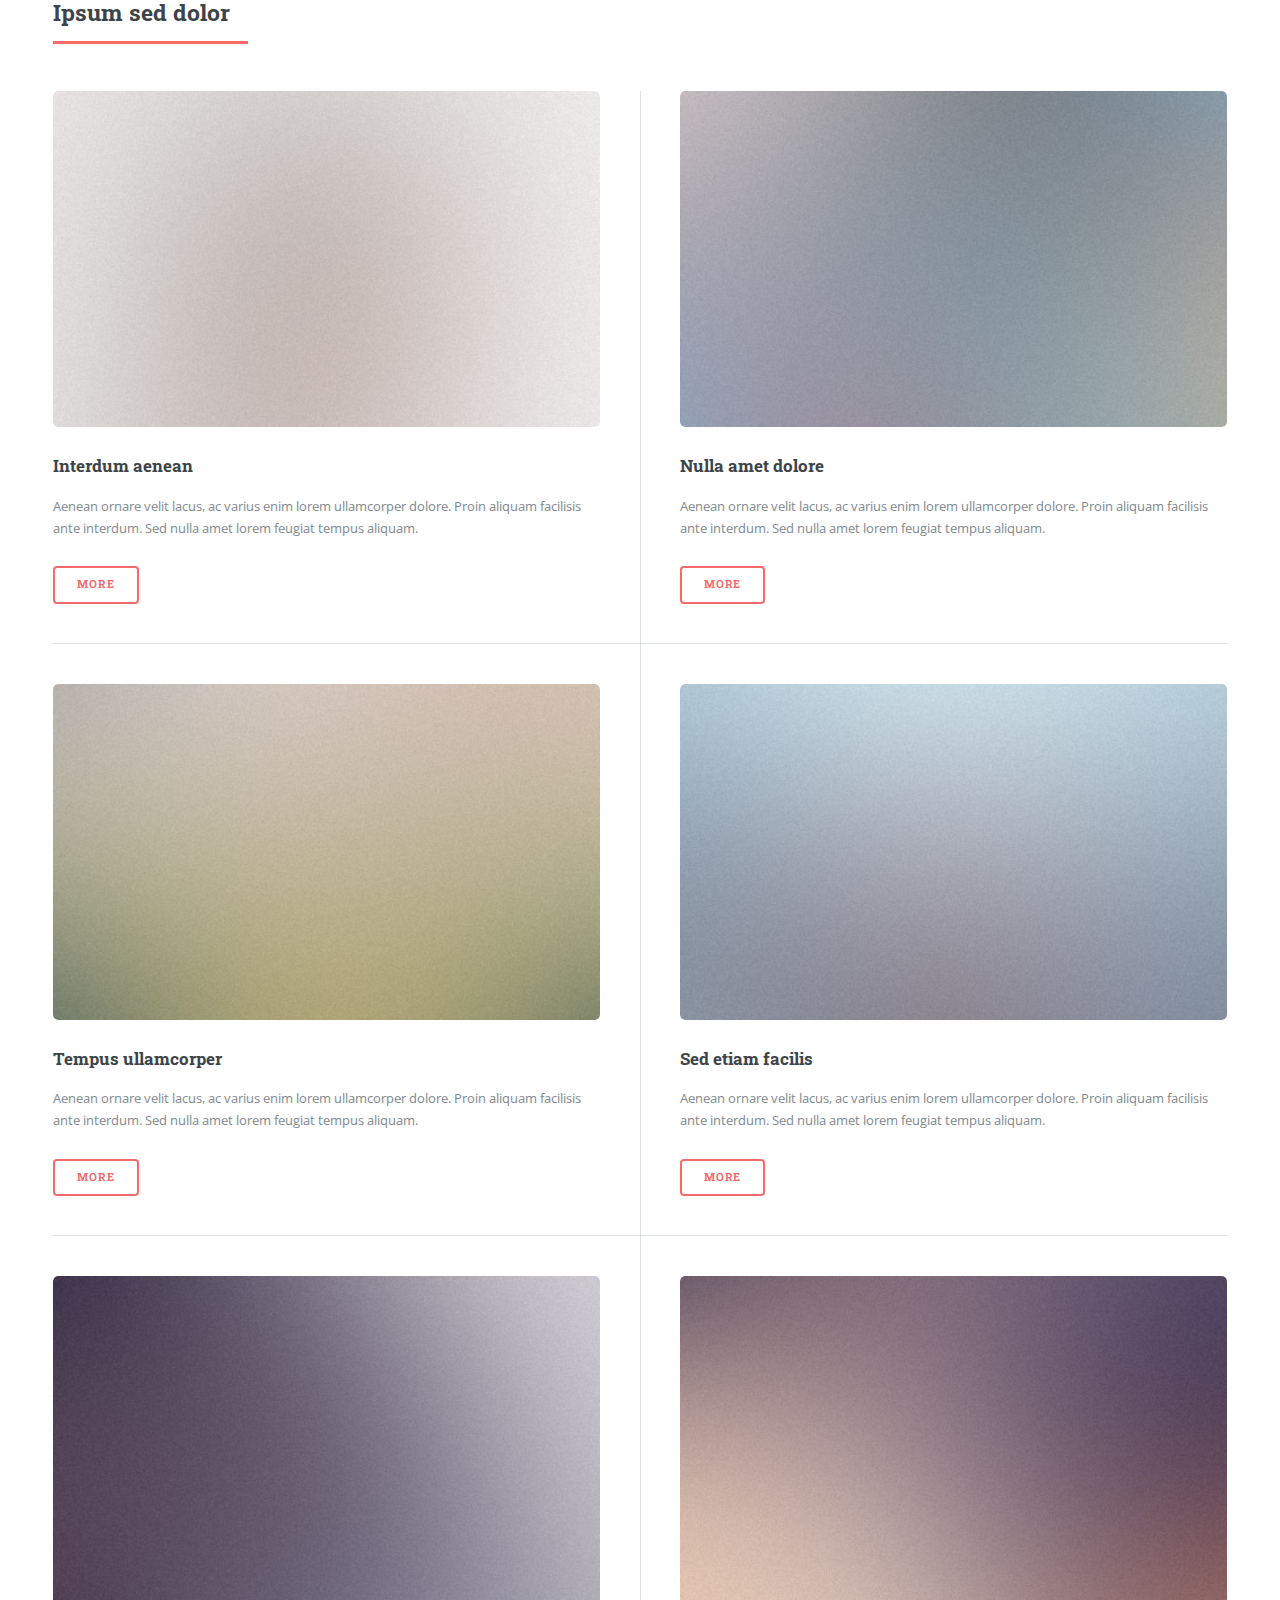
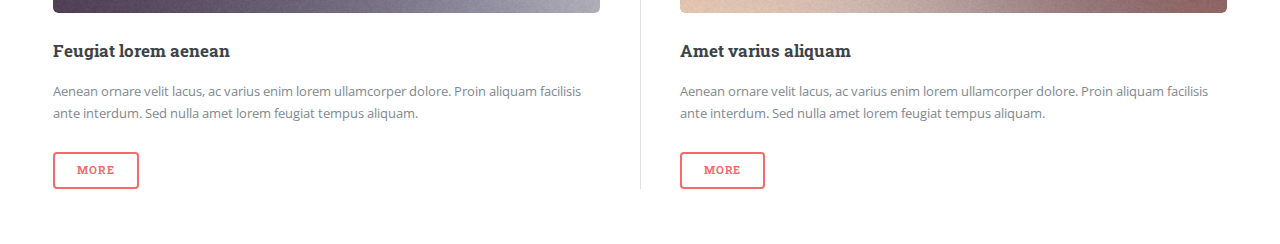
<file: index_some_original.html>
<!DOCTYPE HTML>
<!--
	Editorial by HTML5 UP
	html5up.net | @ajlkn
	Free for personal and commercial use under the CCA 3.0 license (html5up.net/license)
-->
<html>

<head>
	<title>Harshit Jain</title>
	<meta charset="utf-8" />
	<meta name="viewport" content="width=device-width, initial-scale=1, user-scalable=no" />
	<link rel="stylesheet" href="assets/css/main.css" />
</head>

<body class="is-preload">

	<!-- Wrapper -->
	<div id="wrapper">

		<!-- Main -->
		<div id="main">
			<div class="inner">

				<!-- Header -->
				<header id="header">
					<a href="index.html" class="logo"><strong>Harshit Jain</strong></a>
					<ul class="icons">
						<li><a href="mailto:harshitj.2019@smu.edu.sg" class="icon solid fa-envelope"><span
									class="label">Email</span></a></li>
						<li><a href="https://github.com/harshitjain9" class="icon brands fa-github"><span
									class="label">Github</span></a></li>
						<li><a href="https://www.linkedin.com/in/harshit-jain-2001/"
								class="icon brands fa-linkedin"><span class="label">LinkedIn</span></a></li>
						<li><a href="https://www.facebook.com/harsheetjain/" class="icon brands fa-facebook-f"><span
									class="label">Facebook</span></a></li>
					</ul>
				</header>

				<!-- Banner -->
				<section id="banner">
					<div class="content">
						<header>
							<h1>Hi, I’m Harshit!<br /></h1>
							<p>A Final Year Computer Science Undergraduate </p>
						</header>
						<p>I’m an incredibly self-motivated developer and aspiring software
							engineer passionate about tech. I'm driven by a growth mindset and love to
							challenge myself, step outside my comfort zone, upskill myself technically and meet new
							people.</p>
						<h3>A few interesting facts: </h3>
						<ul>
							<li>🇮🇳 I was born and raised in Jaipur, India </li>
							<li>⚽ I'm a huge football and Manchester United fan, and have been supporting the club since
							2013 </li>
							<li>🌍 I love to travel, and have travelled to France, Austria, Switzerland, Greece, Turkey,
							Thailand and Indonesia </li>
						</ul>
						<h3>What I am upto currently: </h3>
						<p>
							<li>👨‍💻 Actively looking for fresh graduate software engineering opportunities for 2023 </li>
							<li>🪴 Upskilling my knowledge and skills in Modern C++ and Operating Systems </li>
							<li>🖥 Taking part in LeetCode contests </li>
						</p>
					</div>
					<span class="image object">
						<img src="images/profile.png" alt="" />
					</span>
				</section>

				<!-- Section -->
				<section>
					<header class="major">
						<h2>Erat lacinia</h2>
					</header>
					<div class="features">
						<article>
							<span class="icon fa-gem"></span>
							<div class="content">
								<h3>Portitor ullamcorper</h3>
								<p>Aenean ornare velit lacus, ac varius enim lorem ullamcorper dolore. Proin aliquam
									facilisis ante interdum. Sed nulla amet lorem feugiat tempus aliquam.</p>
							</div>
						</article>
						<article>
							<span class="icon solid fa-paper-plane"></span>
							<div class="content">
								<h3>Sapien veroeros</h3>
								<p>Aenean ornare velit lacus, ac varius enim lorem ullamcorper dolore. Proin aliquam
									facilisis ante interdum. Sed nulla amet lorem feugiat tempus aliquam.</p>
							</div>
						</article>
						<article>
							<span class="icon solid fa-rocket"></span>
							<div class="content">
								<h3>Quam lorem ipsum</h3>
								<p>Aenean ornare velit lacus, ac varius enim lorem ullamcorper dolore. Proin aliquam
									facilisis ante interdum. Sed nulla amet lorem feugiat tempus aliquam.</p>
							</div>
						</article>
						<article>
							<span class="icon solid fa-signal"></span>
							<div class="content">
								<h3>Sed magna finibus</h3>
								<p>Aenean ornare velit lacus, ac varius enim lorem ullamcorper dolore. Proin aliquam
									facilisis ante interdum. Sed nulla amet lorem feugiat tempus aliquam.</p>
							</div>
						</article>
					</div>
				</section>

				<!-- Section -->
				<section>
					<header class="major">
						<h2>Ipsum sed dolor</h2>
					</header>
					<div class="posts">
						<article>
							<a href="#" class="image"><img src="images/pic01.jpg" alt="" /></a>
							<h3>Interdum aenean</h3>
							<p>Aenean ornare velit lacus, ac varius enim lorem ullamcorper dolore. Proin aliquam
								facilisis ante interdum. Sed nulla amet lorem feugiat tempus aliquam.</p>
							<ul class="actions">
								<li><a href="#" class="button">More</a></li>
							</ul>
						</article>
						<article>
							<a href="#" class="image"><img src="images/pic02.jpg" alt="" /></a>
							<h3>Nulla amet dolore</h3>
							<p>Aenean ornare velit lacus, ac varius enim lorem ullamcorper dolore. Proin aliquam
								facilisis ante interdum. Sed nulla amet lorem feugiat tempus aliquam.</p>
							<ul class="actions">
								<li><a href="#" class="button">More</a></li>
							</ul>
						</article>
						<article>
							<a href="#" class="image"><img src="images/pic03.jpg" alt="" /></a>
							<h3>Tempus ullamcorper</h3>
							<p>Aenean ornare velit lacus, ac varius enim lorem ullamcorper dolore. Proin aliquam
								facilisis ante interdum. Sed nulla amet lorem feugiat tempus aliquam.</p>
							<ul class="actions">
								<li><a href="#" class="button">More</a></li>
							</ul>
						</article>
						<article>
							<a href="#" class="image"><img src="images/pic04.jpg" alt="" /></a>
							<h3>Sed etiam facilis</h3>
							<p>Aenean ornare velit lacus, ac varius enim lorem ullamcorper dolore. Proin aliquam
								facilisis ante interdum. Sed nulla amet lorem feugiat tempus aliquam.</p>
							<ul class="actions">
								<li><a href="#" class="button">More</a></li>
							</ul>
						</article>
						<article>
							<a href="#" class="image"><img src="images/pic05.jpg" alt="" /></a>
							<h3>Feugiat lorem aenean</h3>
							<p>Aenean ornare velit lacus, ac varius enim lorem ullamcorper dolore. Proin aliquam
								facilisis ante interdum. Sed nulla amet lorem feugiat tempus aliquam.</p>
							<ul class="actions">
								<li><a href="#" class="button">More</a></li>
							</ul>
						</article>
						<article>
							<a href="#" class="image"><img src="images/pic06.jpg" alt="" /></a>
							<h3>Amet varius aliquam</h3>
							<p>Aenean ornare velit lacus, ac varius enim lorem ullamcorper dolore. Proin aliquam
								facilisis ante interdum. Sed nulla amet lorem feugiat tempus aliquam.</p>
							<ul class="actions">
								<li><a href="#" class="button">More</a></li>
							</ul>
						</article>
					</div>
				</section>

			</div>
		</div>

		<!-- Sidebar -->
		<div id="sidebar">
			<div class="inner">
				<!-- Menu -->
					<nav id="menu">
						<header class="major">
							<h2>Menu</h2>
						</header>
						<ul>
							<li><a href="index.html">Homepage</a></li>
							<li><a href="experience.html">Experience</a></li>
							<li><a href="projects.html">Projects</a></li>
							<li><a href="contact.html">Contact</a></li>
						</ul>
					</nav>
			</div>
		</div>

	</div>

	<!-- Scripts -->
	<script src="assets/js/jquery.min.js"></script>
	<script src="assets/js/browser.min.js"></script>
	<script src="assets/js/breakpoints.min.js"></script>
	<script src="assets/js/util.js"></script>
	<script src="assets/js/main.js"></script>

</body>

</html>
</file>
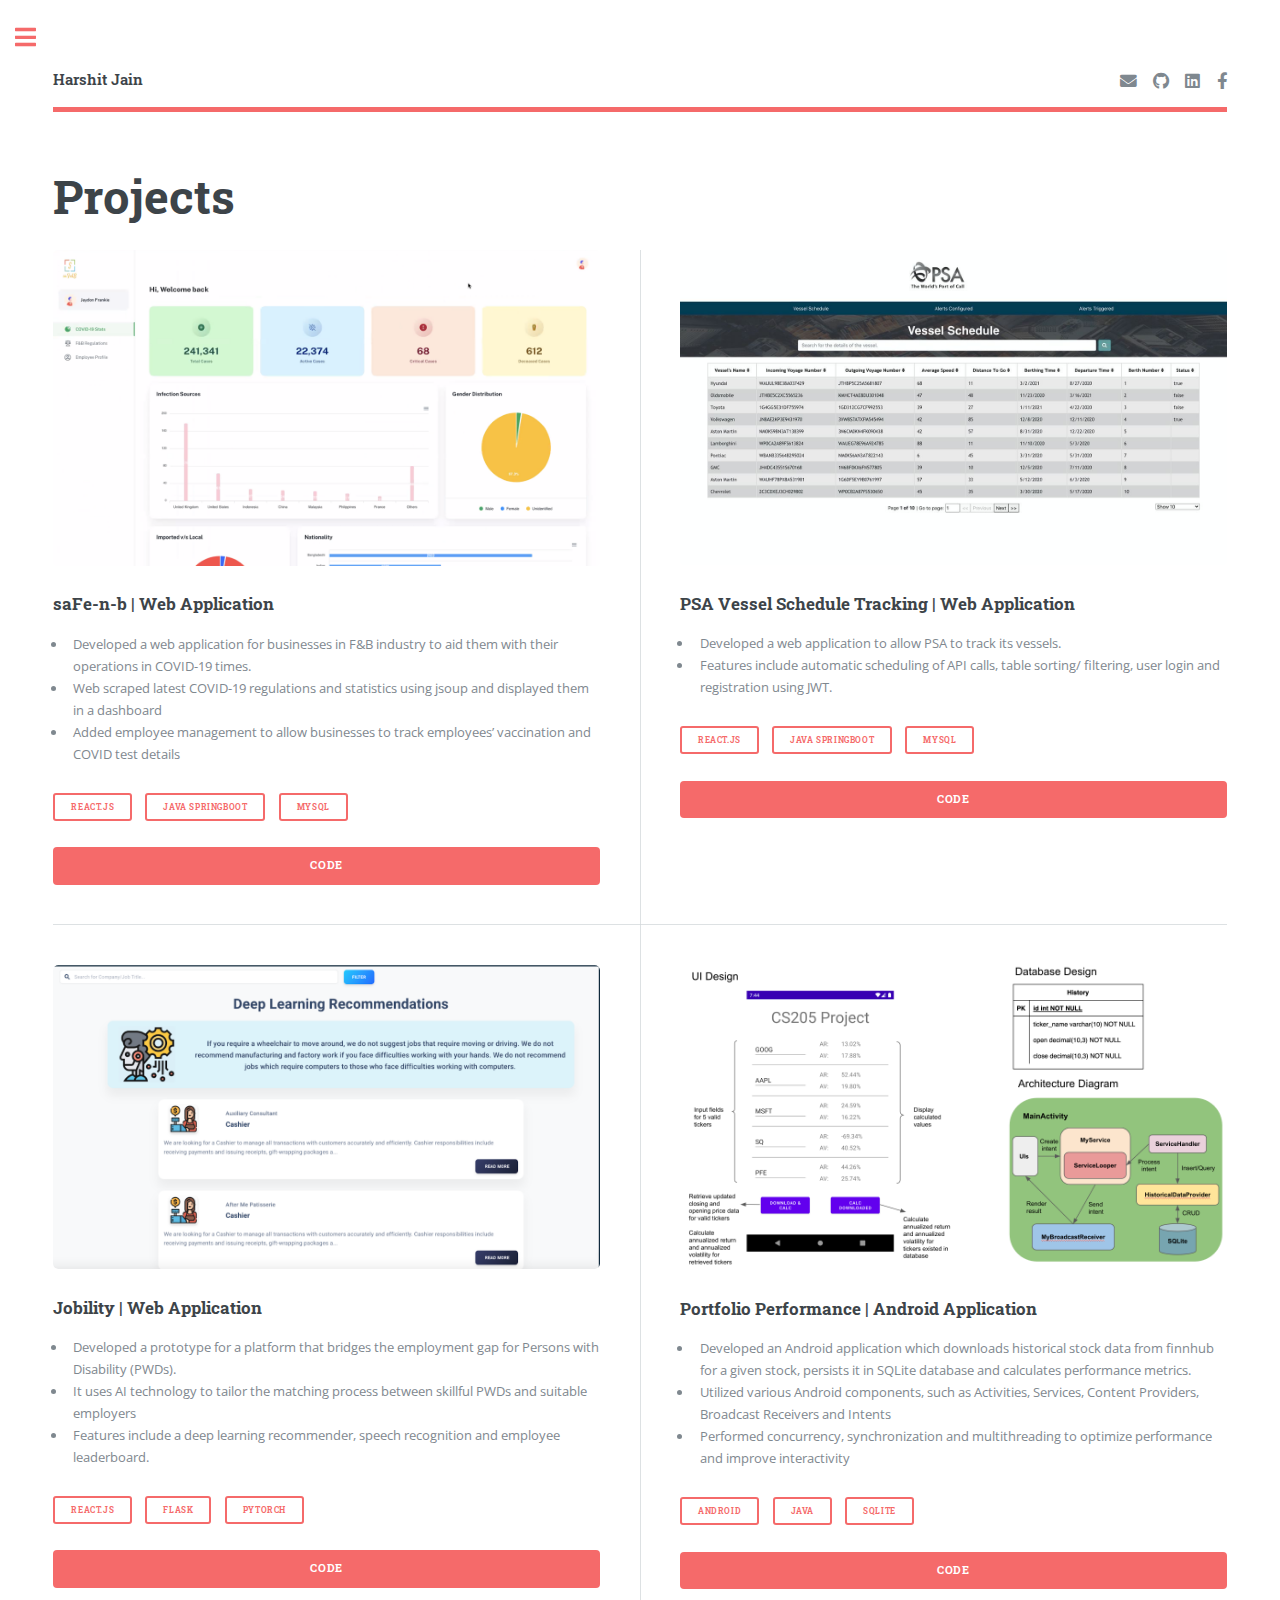
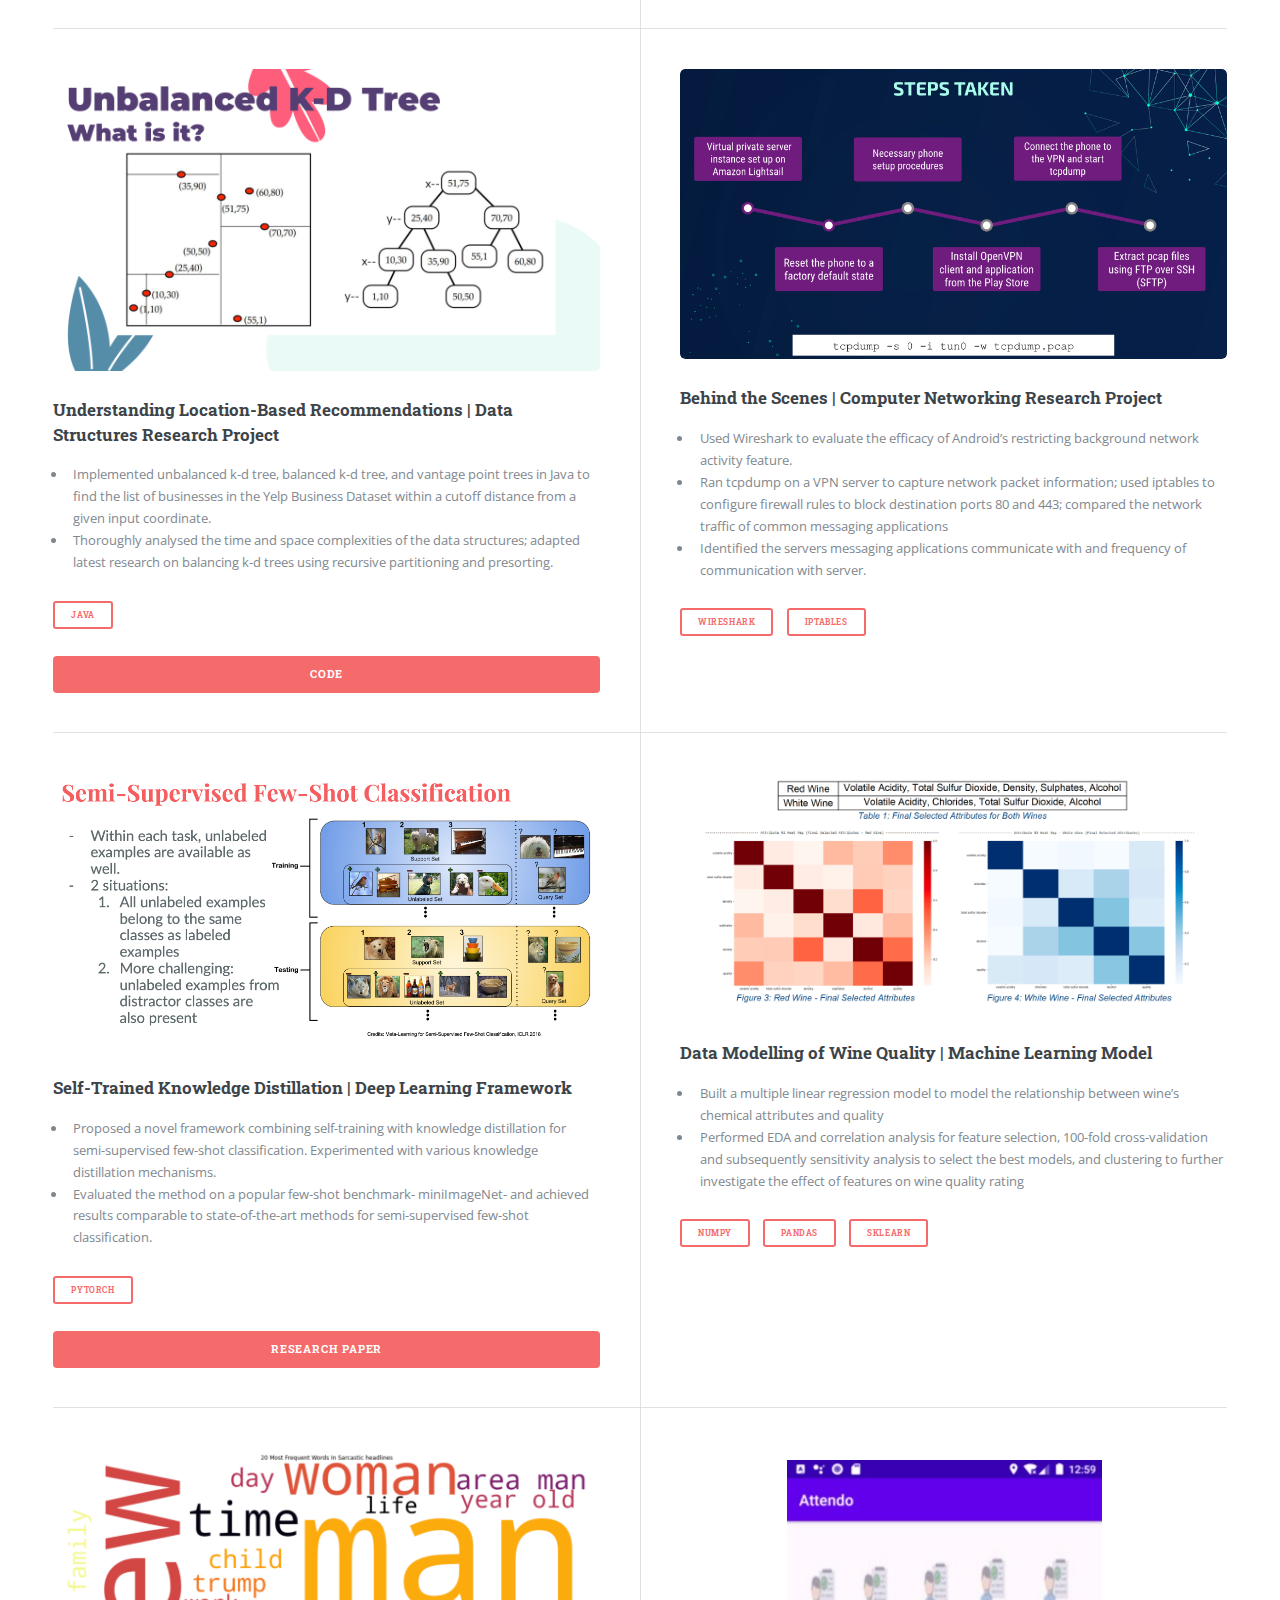
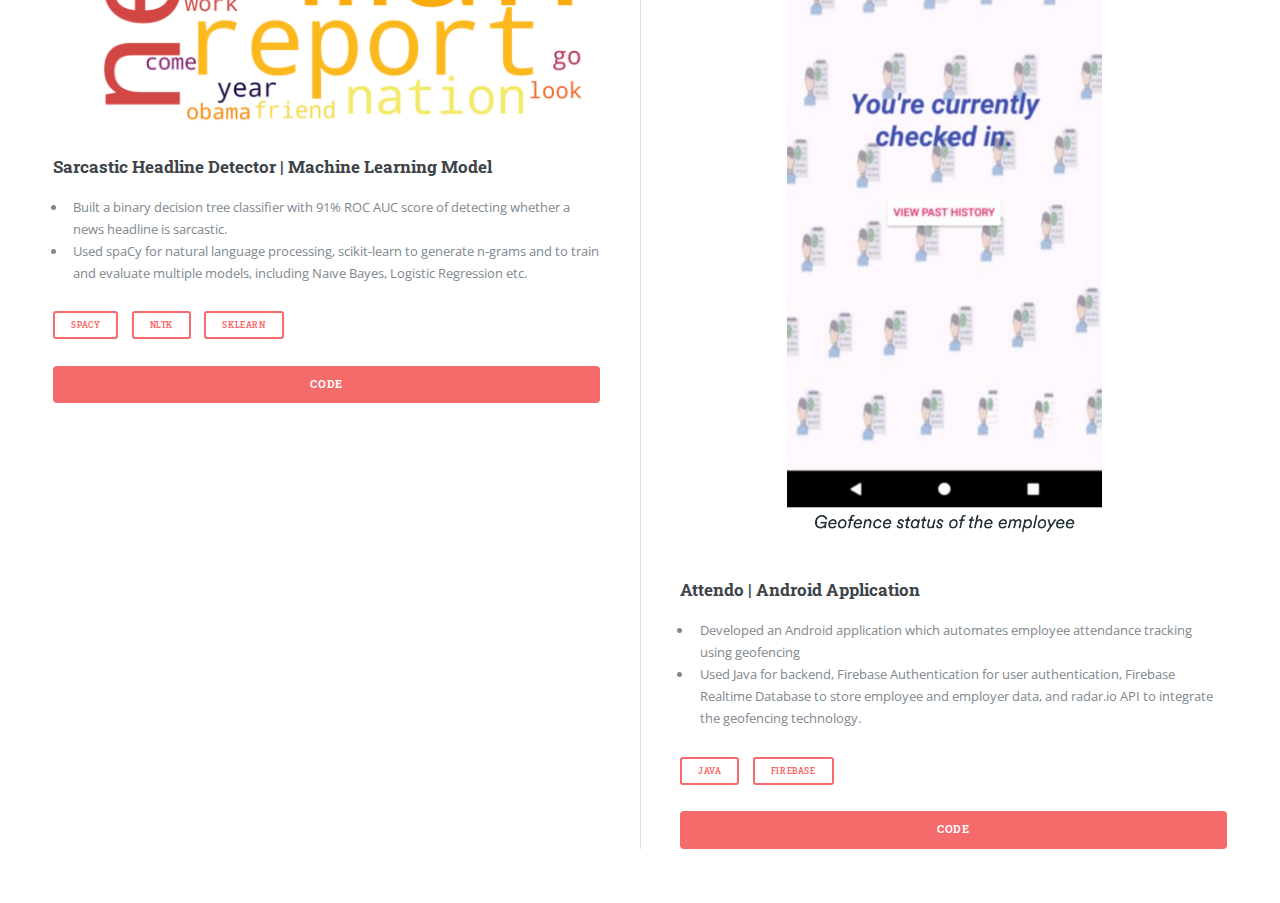
<file: projects.html>
<!DOCTYPE HTML>
<!--
	Editorial by HTML5 UP
	html5up.net | @ajlkn
	Free for personal and commercial use under the CCA 3.0 license (html5up.net/license)
-->
<html>

<head>
	<title>Harshit Jain</title>
	<meta charset="utf-8" />
	<meta name="viewport" content="width=device-width, initial-scale=1, user-scalable=no" />
	<link rel="stylesheet" href="assets/css/main.css" />
</head>

<body class="is-preload">

	<!-- Wrapper -->
	<div id="wrapper">

		<!-- Main -->
		<div id="main">
			<div class="inner">

				<!-- Header -->
				<header id="header">
					<a href="index.html" class="logo"><strong>Harshit Jain</strong></a>
					<ul class="icons">
						<li><a href="mailto:harshitj.2019@smu.edu.sg" class="icon solid fa-envelope"><span
									class="label">Email</span></a></li>
						<li><a href="https://github.com/harshitjain9" class="icon brands fa-github"><span
									class="label">Github</span></a></li>
						<li><a href="https://www.linkedin.com/in/harshit-jain-2001/"
								class="icon brands fa-linkedin"><span class="label">LinkedIn</span></a></li>
						<li><a href="https://www.facebook.com/harsheetjain/" class="icon brands fa-facebook-f"><span
									class="label">Facebook</span></a></li>
					</ul>
				</header>

				<!-- Section -->
				<section>
					<header>
						<h1>Projects</h1>
					</header>
					<div class="posts">
						<article>
							<a href="https://github.com/lycheesodaa/saFe-n-B" class="image"><img
									src="images/COVID_19_Stats.png" alt="" /></a>
							<h3>saFe-n-b | Web Application</h3>
							<ul>
								<li>Developed a web application for businesses in F&B industry to aid them with their
									operations in COVID-19 times.</li>
								<li>Web scraped latest COVID-19 regulations and statistics using jsoup and displayed
									them in a dashboard</li>
								<li>Added employee management to allow businesses to track employees’ vaccination and
									COVID test details</li>
							</ul>
							<ul class="actions small">
								<li><a href="" class="button small">React.js</a></li>
								<li><a href="" class="button small">Java Springboot</a></li>
								<li><a href="" class="button small">MySQL</a></li>
							</ul>
							<ul class="actions fit">
								<li><a href="https://github.com/lycheesodaa/saFe-n-B"
										class="button primary fit">Code</a></li>
							</ul>
						</article>
						<article>
							<a href="https://github.com/harshitjain9/cs102SpringBoot/tree/main/cs102-g1t7"
								class="image"><img src="images/psa.jpg" alt="" /></a>
							<h3>PSA Vessel Schedule Tracking | Web Application</h3>
							<ul>
								<li>Developed a web application to allow PSA to track its vessels.</li>
								<li>Features include automatic scheduling of API calls, table sorting/ filtering, user
									login and registration using JWT.</li>
							</ul>
							<ul class="actions small">
								<li><a href="" class="button small">React.js</a></li>
								<li><a href="" class="button small">Java Springboot</a></li>
								<li><a href="" class="button small">MySQL</a></li>
							</ul>
							<ul class="actions fit">
								<li><a href="https://github.com/harshitjain9/cs102SpringBoot/tree/main/cs102-g1t7"
										class="button primary fit">Code</a></li>
							</ul>
						</article>
						<article>
							<a href="https://github.com/yuhaoleeyh/cs206-project" class="image"><img
									src="images/jobility.png" alt="" /></a>
							<h3>Jobility | Web Application</h3>
							<ul>
								<li>Developed a prototype for a platform that bridges the employment gap for Persons
									with Disability (PWDs).</li>
								<li>It uses AI technology to tailor the matching process between skillful PWDs and
									suitable employers</li>
								<li>Features include a deep learning recommender, speech recognition and employee
									leaderboard.</li>
							</ul>
							<ul class="actions small">
								<li><a href="" class="button small">React.js</a></li>
								<li><a href="" class="button small">Flask</a></li>
								<li><a href="" class="button small">PyTorch</a></li>
							</ul>
							<ul class="actions fit">
								<li><a href="https://github.com/yuhaoleeyh/cs206-project"
										class="button primary fit">Code</a></li>
							</ul>
						</article>
						<article>
							<a href="https://github.com/TheCatchyName/CS205" class="image"><img src="images/cs205.png"
									alt="" /></a>
							<h3>Portfolio Performance | Android Application</h3>
							<ul>
								<li>Developed an Android application which downloads historical stock data from finnhub
									for a given stock, persists it in SQLite database and calculates performance
									metrics.</li>
								<li>Utilized various Android components, such as Activities, Services, Content
									Providers, Broadcast Receivers and Intents</li>
								<li>Performed concurrency, synchronization and multithreading to optimize performance
									and improve interactivity</li>
							</ul>
							<ul class="actions small">
								<li><a href="" class="button small">Android</a></li>
								<li><a href="" class="button small">Java</a></li>
								<li><a href="" class="button small">SQLite</a></li>
							</ul>
							<ul class="actions fit">
								<li><a href="https://github.com/TheCatchyName/CS205" class="button primary fit">Code</a>
								</li>
							</ul>
						</article>
						<article>
							<a href="https://github.com/harshitjain9/CS201_Group_Project" class="image"><img
									src="images/data-structures.png" alt="" /></a>
							<h3>Understanding Location-Based Recommendations | Data Structures Research Project</h3>
							<ul>
								<li>Implemented unbalanced k-d tree, balanced k-d tree, and vantage point trees in Java
									to find the list of businesses in the Yelp Business Dataset within a cutoff distance
									from a given input coordinate.</li>
								<li>Thoroughly analysed the time and space complexities of the data structures; adapted
									latest research on balancing k-d trees using recursive partitioning and presorting.
								</li>
							</ul>
							<ul class="actions small">
								<li><a href="" class="button small">Java</a></li>
							</ul>
							<ul class="actions fit">
								<li><a href="https://github.com/harshitjain9/CS201_Group_Project"
										class="button primary fit">Code</a></li>
							</ul>
						</article>
						<article>
							<a href="" class="image"><img src="images/computer-networking.png" alt="" /></a>
							<h3>Behind the Scenes | Computer Networking Research Project</h3>
							<ul>
								<li>Used Wireshark to evaluate the efficacy of Android’s restricting background network
									activity feature.</li>
								<li>Ran tcpdump on a VPN server to capture network packet information; used iptables to
									configure firewall rules to block destination ports 80 and 443; compared the network
									traffic of common messaging applications</li>
								<li>Identified the servers messaging applications communicate with and frequency of
									communication with server.</li>
							</ul>
							<ul class="actions small">
								<li><a href="" class="button small">Wireshark</a></li>
								<li><a href="" class="button small">iptables</a></li>
							</ul>
						</article>
						<article>
							<a href="https://drive.google.com/file/d/13kPhuFMI-v5iV3wvO_ZTIS-jDBiUfWUU/view"
								class="image"><img src="images/cs470.png" alt="" /></a>
							<h3>Self-Trained Knowledge Distillation | Deep Learning Framework</h3>
							<ul>
								<li>Proposed a novel framework combining self-training with knowledge distillation for
									semi-supervised few-shot classification. Experimented with various knowledge
									distillation mechanisms.</li>
								<li>Evaluated the method on a popular few-shot benchmark- miniImageNet- and achieved
									results comparable to state-of-the-art methods for semi-supervised few-shot
									classification.</li>
							</ul>
							<ul class="actions small">
								<li><a href="" class="button small">PyTorch</a></li>
							</ul>
							<ul class="actions fit">
								<li><a href="https://drive.google.com/file/d/13kPhuFMI-v5iV3wvO_ZTIS-jDBiUfWUU/view"
										class="button primary fit">Research Paper</a></li>
							</ul>
						</article>
						<article>
							<a href="" class="image"><img src="images/cs105.png" alt="" /></a>
							<h3>Data Modelling of Wine Quality | Machine Learning Model</h3>
							<ul>
								<li>Built a multiple linear regression model to model the relationship between wine’s
									chemical attributes and quality</li>
								<li>Performed EDA and correlation analysis for feature selection, 100-fold
									cross-validation and subsequently sensitivity analysis to select the best models,
									and clustering to further investigate the effect of features on wine quality rating
								</li>
							</ul>
							<ul class="actions small">
								<li><a href="" class="button small">numpy</a></li>
								<li><a href="" class="button small">pandas</a></li>
								<li><a href="" class="button small">sklearn</a></li>
							</ul>
						</article>
						<article>
							<a href="https://github.com/harshitjain9/DAP" class="image"><img
									src="images/sarcastic-headline-detector.png" alt="" /></a>
							<h3>Sarcastic Headline Detector | Machine Learning Model</h3>
							<ul>
								<li>Built a binary decision tree classifier with 91% ROC AUC score of detecting whether
									a news headline is sarcastic.</li>
								<li>Used spaCy for natural language processing, scikit-learn to generate n-grams and to
									train and evaluate multiple models, including Naıve Bayes, Logistic Regression etc.
								</li>
							</ul>
							<ul class="actions small">
								<li><a href="" class="button small">spacy</a></li>
								<li><a href="" class="button small">nltk</a></li>
								<li><a href="" class="button small">sklearn</a></li>
							</ul>
							<ul class="actions fit">
								<li><a href="https://github.com/harshitjain9/DAP" class="button primary fit">Code</a>
								</li>
							</ul>
						</article>
						<article>
							<a href="https://github.com/harshitjain9/AttendoApplication" class="image"><img
									src="images/attendo.png" alt="" /></a>
							<h3>Attendo | Android Application</h3>
							<ul>
								<li>Developed an Android application which automates employee attendance tracking using
									geofencing</li>
								<li>Used Java for backend, Firebase Authentication for user authentication, Firebase
									Realtime Database to store employee and employer data, and radar.io API to integrate
									the geofencing technology.</li>
							</ul>
							<ul class="actions small">
								<li><a href="" class="button small">Java</a></li>
								<li><a href="" class="button small">Firebase</a></li>
							</ul>
							<ul class="actions fit">
								<li><a href="https://github.com/harshitjain9/AttendoApplication"
										class="button primary fit">Code</a></li>
							</ul>
						</article>
					</div>
				</section>

			</div>
		</div>

		<!-- Sidebar -->
		<div id="sidebar">
			<div class="inner">
				<!-- Menu -->
				<nav id="menu">
					<header class="major">
						<h2>Menu</h2>
					</header>
					<ul>
						<li><a href="index.html">Home</a></li>
						<li><a href="experience.html">Experience</a></li>
						<li><a href="projects.html">Projects</a></li>
						<li><a href="contact.html">Contact</a></li>
					</ul>
				</nav>
			</div>
		</div>

	</div>

	<!-- Scripts -->
	<script src="assets/js/jquery.min.js"></script>
	<script src="assets/js/browser.min.js"></script>
	<script src="assets/js/breakpoints.min.js"></script>
	<script src="assets/js/util.js"></script>
	<script src="assets/js/main.js"></script>

</body>

</html>
</file>
<file: assets/css/main.css>
@import url(fontawesome-all.min.css);
@import url("https://fonts.googleapis.com/css?family=Open+Sans:400,600,400italic,600italic|Roboto+Slab:400,700");

/*
	Editorial by HTML5 UP
	html5up.net | @ajlkn
	Free for personal and commercial use under the CCA 3.0 license (html5up.net/license)
*/
html,
body,
div,
span,
applet,
object,
iframe,
h1,
h2,
h3,
h4,
h5,
h6,
p,
blockquote,
pre,
a,
abbr,
acronym,
address,
big,
cite,
code,
del,
dfn,
em,
img,
ins,
kbd,
q,
s,
samp,
small,
strike,
strong,
sub,
sup,
tt,
var,
b,
u,
i,
center,
dl,
dt,
dd,
ol,
ul,
li,
fieldset,
form,
label,
legend,
table,
caption,
tbody,
tfoot,
thead,
tr,
th,
td,
article,
aside,
canvas,
details,
embed,
figure,
figcaption,
footer,
header,
hgroup,
menu,
nav,
output,
ruby,
section,
summary,
time,
mark,
audio,
video {
  margin: 0;
  padding: 0;
  border: 0;
  font-size: 100%;
  font: inherit;
  vertical-align: baseline;
}

article,
aside,
details,
figcaption,
figure,
footer,
header,
hgroup,
menu,
nav,
section {
  display: block;
}

body {
  line-height: 1;
}

ol,
ul {
  list-style: none;
}

blockquote,
q {
  quotes: none;
}

blockquote:before,
blockquote:after,
q:before,
q:after {
  content: '';
  content: none;
}

table {
  border-collapse: collapse;
  border-spacing: 0;
}

body {
  -webkit-text-size-adjust: none;
}

mark {
  background-color: transparent;
  color: inherit;
}

input::-moz-focus-inner {
  border: 0;
  padding: 0;
}

input,
select,
textarea {
  -moz-appearance: none;
  -webkit-appearance: none;
  -ms-appearance: none;
  appearance: none;
}

/* Basic */
@-ms-viewport {
  width: device-width;
}

body {
  -ms-overflow-style: scrollbar;
}

@media screen and (max-width: 480px) {

  html,
  body {
    min-width: 320px;
  }
}

html {
  box-sizing: border-box;
}

*,
*:before,
*:after {
  box-sizing: inherit;
}

body {
  background: #ffffff;
}

body.is-preload *,
body.is-preload *:before,
body.is-preload *:after,
body.is-resizing *,
body.is-resizing *:before,
body.is-resizing *:after {
  -moz-animation: none !important;
  -webkit-animation: none !important;
  -ms-animation: none !important;
  animation: none !important;
  -moz-transition: none !important;
  -webkit-transition: none !important;
  -ms-transition: none !important;
  transition: none !important;
}

/* Type */
body,
input,
select,
textarea {
  color: #7f888f;
  font-family: "Open Sans", sans-serif;
  font-size: 13pt;
  font-weight: 400;
  line-height: 1.65;
}

@media screen and (max-width: 1680px) {

  body,
  input,
  select,
  textarea {
    font-size: 11pt;
  }
}

@media screen and (max-width: 1280px) {

  body,
  input,
  select,
  textarea {
    font-size: 10pt;
  }
}

@media screen and (max-width: 360px) {

  body,
  input,
  select,
  textarea {
    font-size: 9pt;
  }
}

a {
  -moz-transition: color 0.2s ease-in-out, border-bottom-color 0.2s ease-in-out;
  -webkit-transition: color 0.2s ease-in-out, border-bottom-color 0.2s ease-in-out;
  -ms-transition: color 0.2s ease-in-out, border-bottom-color 0.2s ease-in-out;
  transition: color 0.2s ease-in-out, border-bottom-color 0.2s ease-in-out;
  border-bottom: dotted 1px;
  color: #f56a6a;
  text-decoration: none;
}

a:hover {
  border-bottom-color: #f56a6a;
  color: #f56a6a !important;
}

a:hover strong {
  color: inherit;
}

strong,
b {
  color: #3d4449;
  font-weight: 600;
}

em,
i {
  font-style: italic;
}

p {
  margin: 0 0 2em 0;
}

h1,
h2,
h3,
h4,
h5,
h6 {
  color: #3d4449;
  font-family: "Roboto Slab", serif;
  font-weight: 700;
  line-height: 1.5;
  margin: 0 0 1em 0;
}

h1 a,
h2 a,
h3 a,
h4 a,
h5 a,
h6 a {
  color: inherit;
  text-decoration: none;
  border-bottom: 0;
}

h1 {
  font-size: 4em;
  margin: 0 0 0.5em 0;
  line-height: 1.3;
}

h2 {
  font-size: 1.75em;
}

h3 {
  font-size: 1.25em;
}

h4 {
  font-size: 1.1em;
}

h5 {
  font-size: 0.9em;
}

h6 {
  font-size: 0.7em;
}

@media screen and (max-width: 1680px) {
  h1 {
    font-size: 3.5em;
  }
}

@media screen and (max-width: 980px) {
  h1 {
    font-size: 3.25em;
  }
}

@media screen and (max-width: 736px) {
  h1 {
    font-size: 2em;
    line-height: 1.4;
  }

  h2 {
    font-size: 1.5em;
  }
}

sub {
  font-size: 0.8em;
  position: relative;
  top: 0.5em;
}

sup {
  font-size: 0.8em;
  position: relative;
  top: -0.5em;
}

blockquote {
  border-left: solid 3px rgba(210, 215, 217, 0.75);
  font-style: italic;
  margin: 0 0 2em 0;
  padding: 0.5em 0 0.5em 2em;
}

code {
  background: rgba(230, 235, 237, 0.25);
  border-radius: 0.375em;
  border: solid 1px rgba(210, 215, 217, 0.75);
  font-family: "Courier New", monospace;
  font-size: 0.9em;
  margin: 0 0.25em;
  padding: 0.25em 0.65em;
}

pre {
  -webkit-overflow-scrolling: touch;
  font-family: "Courier New", monospace;
  font-size: 0.9em;
  margin: 0 0 2em 0;
}

pre code {
  display: block;
  line-height: 1.75;
  padding: 1em 1.5em;
  overflow-x: auto;
}

hr {
  border: 0;
  border-bottom: solid 1px rgba(210, 215, 217, 0.75);
  margin: 2em 0;
}

hr.major {
  margin: 3em 0;
}

.align-left {
  text-align: left;
}

.align-center {
  text-align: center;
}

.align-right {
  text-align: right;
}

/* Row */
.row {
  display: flex;
  flex-wrap: wrap;
  box-sizing: border-box;
  align-items: stretch;
}

.row>* {
  box-sizing: border-box;
}

.row.gtr-uniform>*> :last-child {
  margin-bottom: 0;
}

.row.aln-left {
  justify-content: flex-start;
}

.row.aln-center {
  justify-content: center;
}

.row.aln-right {
  justify-content: flex-end;
}

.row.aln-top {
  align-items: flex-start;
}

.row.aln-middle {
  align-items: center;
}

.row.aln-bottom {
  align-items: flex-end;
}

.row>.imp {
  order: -1;
}

.row>.col-1 {
  width: 8.33333%;
}

.row>.off-1 {
  margin-left: 8.33333%;
}

.row>.col-2 {
  width: 16.66667%;
}

.row>.off-2 {
  margin-left: 16.66667%;
}

.row>.col-3 {
  width: 25%;
}

.row>.off-3 {
  margin-left: 25%;
}

.row>.col-4 {
  width: 33.33333%;
}

.row>.off-4 {
  margin-left: 33.33333%;
}

.row>.col-5 {
  width: 41.66667%;
}

.row>.off-5 {
  margin-left: 41.66667%;
}

.row>.col-6 {
  width: 50%;
}

.row>.off-6 {
  margin-left: 50%;
}

.row>.col-7 {
  width: 58.33333%;
}

.row>.off-7 {
  margin-left: 58.33333%;
}

.row>.col-8 {
  width: 66.66667%;
}

.row>.off-8 {
  margin-left: 66.66667%;
}

.row>.col-9 {
  width: 75%;
}

.row>.off-9 {
  margin-left: 75%;
}

.row>.col-10 {
  width: 83.33333%;
}

.row>.off-10 {
  margin-left: 83.33333%;
}

.row>.col-11 {
  width: 91.66667%;
}

.row>.off-11 {
  margin-left: 91.66667%;
}

.row>.col-12 {
  width: 100%;
}

.row>.off-12 {
  margin-left: 100%;
}

.row.gtr-0 {
  margin-top: 0;
  margin-left: 0em;
}

.row.gtr-0>* {
  padding: 0 0 0 0em;
}

.row.gtr-0.gtr-uniform {
  margin-top: 0em;
}

.row.gtr-0.gtr-uniform>* {
  padding-top: 0em;
}

.row.gtr-25 {
  margin-top: 0;
  margin-left: -0.375em;
}

.row.gtr-25>* {
  padding: 0 0 0 0.375em;
}

.row.gtr-25.gtr-uniform {
  margin-top: -0.375em;
}

.row.gtr-25.gtr-uniform>* {
  padding-top: 0.375em;
}

.row.gtr-50 {
  margin-top: 0;
  margin-left: -0.75em;
}

.row.gtr-50>* {
  padding: 0 0 0 0.75em;
}

.row.gtr-50.gtr-uniform {
  margin-top: -0.75em;
}

.row.gtr-50.gtr-uniform>* {
  padding-top: 0.75em;
}

.row {
  margin-top: 0;
  margin-left: -1.5em;
}

.row>* {
  padding: 0 0 0 1.5em;
}

.row.gtr-uniform {
  margin-top: -1.5em;
}

.row.gtr-uniform>* {
  padding-top: 1.5em;
}

.row.gtr-150 {
  margin-top: 0;
  margin-left: -2.25em;
}

.row.gtr-150>* {
  padding: 0 0 0 2.25em;
}

.row.gtr-150.gtr-uniform {
  margin-top: -2.25em;
}

.row.gtr-150.gtr-uniform>* {
  padding-top: 2.25em;
}

.row.gtr-200 {
  margin-top: 0;
  margin-left: -3em;
}

.row.gtr-200>* {
  padding: 0 0 0 3em;
}

.row.gtr-200.gtr-uniform {
  margin-top: -3em;
}

.row.gtr-200.gtr-uniform>* {
  padding-top: 3em;
}

@media screen and (max-width: 1680px) {
  .row {
    display: flex;
    flex-wrap: wrap;
    box-sizing: border-box;
    align-items: stretch;
  }

  .row>* {
    box-sizing: border-box;
  }

  .row.gtr-uniform>*> :last-child {
    margin-bottom: 0;
  }

  .row.aln-left {
    justify-content: flex-start;
  }

  .row.aln-center {
    justify-content: center;
  }

  .row.aln-right {
    justify-content: flex-end;
  }

  .row.aln-top {
    align-items: flex-start;
  }

  .row.aln-middle {
    align-items: center;
  }

  .row.aln-bottom {
    align-items: flex-end;
  }

  .row>.imp-xlarge {
    order: -1;
  }

  .row>.col-1-xlarge {
    width: 8.33333%;
  }

  .row>.off-1-xlarge {
    margin-left: 8.33333%;
  }

  .row>.col-2-xlarge {
    width: 16.66667%;
  }

  .row>.off-2-xlarge {
    margin-left: 16.66667%;
  }

  .row>.col-3-xlarge {
    width: 25%;
  }

  .row>.off-3-xlarge {
    margin-left: 25%;
  }

  .row>.col-4-xlarge {
    width: 33.33333%;
  }

  .row>.off-4-xlarge {
    margin-left: 33.33333%;
  }

  .row>.col-5-xlarge {
    width: 41.66667%;
  }

  .row>.off-5-xlarge {
    margin-left: 41.66667%;
  }

  .row>.col-6-xlarge {
    width: 50%;
  }

  .row>.off-6-xlarge {
    margin-left: 50%;
  }

  .row>.col-7-xlarge {
    width: 58.33333%;
  }

  .row>.off-7-xlarge {
    margin-left: 58.33333%;
  }

  .row>.col-8-xlarge {
    width: 66.66667%;
  }

  .row>.off-8-xlarge {
    margin-left: 66.66667%;
  }

  .row>.col-9-xlarge {
    width: 75%;
  }

  .row>.off-9-xlarge {
    margin-left: 75%;
  }

  .row>.col-10-xlarge {
    width: 83.33333%;
  }

  .row>.off-10-xlarge {
    margin-left: 83.33333%;
  }

  .row>.col-11-xlarge {
    width: 91.66667%;
  }

  .row>.off-11-xlarge {
    margin-left: 91.66667%;
  }

  .row>.col-12-xlarge {
    width: 100%;
  }

  .row>.off-12-xlarge {
    margin-left: 100%;
  }

  .row.gtr-0 {
    margin-top: 0;
    margin-left: 0em;
  }

  .row.gtr-0>* {
    padding: 0 0 0 0em;
  }

  .row.gtr-0.gtr-uniform {
    margin-top: 0em;
  }

  .row.gtr-0.gtr-uniform>* {
    padding-top: 0em;
  }

  .row.gtr-25 {
    margin-top: 0;
    margin-left: -0.375em;
  }

  .row.gtr-25>* {
    padding: 0 0 0 0.375em;
  }

  .row.gtr-25.gtr-uniform {
    margin-top: -0.375em;
  }

  .row.gtr-25.gtr-uniform>* {
    padding-top: 0.375em;
  }

  .row.gtr-50 {
    margin-top: 0;
    margin-left: -0.75em;
  }

  .row.gtr-50>* {
    padding: 0 0 0 0.75em;
  }

  .row.gtr-50.gtr-uniform {
    margin-top: -0.75em;
  }

  .row.gtr-50.gtr-uniform>* {
    padding-top: 0.75em;
  }

  .row {
    margin-top: 0;
    margin-left: -1.5em;
  }

  .row>* {
    padding: 0 0 0 1.5em;
  }

  .row.gtr-uniform {
    margin-top: -1.5em;
  }

  .row.gtr-uniform>* {
    padding-top: 1.5em;
  }

  .row.gtr-150 {
    margin-top: 0;
    margin-left: -2.25em;
  }

  .row.gtr-150>* {
    padding: 0 0 0 2.25em;
  }

  .row.gtr-150.gtr-uniform {
    margin-top: -2.25em;
  }

  .row.gtr-150.gtr-uniform>* {
    padding-top: 2.25em;
  }

  .row.gtr-200 {
    margin-top: 0;
    margin-left: -3em;
  }

  .row.gtr-200>* {
    padding: 0 0 0 3em;
  }

  .row.gtr-200.gtr-uniform {
    margin-top: -3em;
  }

  .row.gtr-200.gtr-uniform>* {
    padding-top: 3em;
  }
}

@media screen and (max-width: 1280px) {
  .row {
    display: flex;
    flex-wrap: wrap;
    box-sizing: border-box;
    align-items: stretch;
  }

  .row>* {
    box-sizing: border-box;
  }

  .row.gtr-uniform>*> :last-child {
    margin-bottom: 0;
  }

  .row.aln-left {
    justify-content: flex-start;
  }

  .row.aln-center {
    justify-content: center;
  }

  .row.aln-right {
    justify-content: flex-end;
  }

  .row.aln-top {
    align-items: flex-start;
  }

  .row.aln-middle {
    align-items: center;
  }

  .row.aln-bottom {
    align-items: flex-end;
  }

  .row>.imp-large {
    order: -1;
  }

  .row>.col-1-large {
    width: 8.33333%;
  }

  .row>.off-1-large {
    margin-left: 8.33333%;
  }

  .row>.col-2-large {
    width: 16.66667%;
  }

  .row>.off-2-large {
    margin-left: 16.66667%;
  }

  .row>.col-3-large {
    width: 25%;
  }

  .row>.off-3-large {
    margin-left: 25%;
  }

  .row>.col-4-large {
    width: 33.33333%;
  }

  .row>.off-4-large {
    margin-left: 33.33333%;
  }

  .row>.col-5-large {
    width: 41.66667%;
  }

  .row>.off-5-large {
    margin-left: 41.66667%;
  }

  .row>.col-6-large {
    width: 50%;
  }

  .row>.off-6-large {
    margin-left: 50%;
  }

  .row>.col-7-large {
    width: 58.33333%;
  }

  .row>.off-7-large {
    margin-left: 58.33333%;
  }

  .row>.col-8-large {
    width: 66.66667%;
  }

  .row>.off-8-large {
    margin-left: 66.66667%;
  }

  .row>.col-9-large {
    width: 75%;
  }

  .row>.off-9-large {
    margin-left: 75%;
  }

  .row>.col-10-large {
    width: 83.33333%;
  }

  .row>.off-10-large {
    margin-left: 83.33333%;
  }

  .row>.col-11-large {
    width: 91.66667%;
  }

  .row>.off-11-large {
    margin-left: 91.66667%;
  }

  .row>.col-12-large {
    width: 100%;
  }

  .row>.off-12-large {
    margin-left: 100%;
  }

  .row.gtr-0 {
    margin-top: 0;
    margin-left: 0em;
  }

  .row.gtr-0>* {
    padding: 0 0 0 0em;
  }

  .row.gtr-0.gtr-uniform {
    margin-top: 0em;
  }

  .row.gtr-0.gtr-uniform>* {
    padding-top: 0em;
  }

  .row.gtr-25 {
    margin-top: 0;
    margin-left: -0.375em;
  }

  .row.gtr-25>* {
    padding: 0 0 0 0.375em;
  }

  .row.gtr-25.gtr-uniform {
    margin-top: -0.375em;
  }

  .row.gtr-25.gtr-uniform>* {
    padding-top: 0.375em;
  }

  .row.gtr-50 {
    margin-top: 0;
    margin-left: -0.75em;
  }

  .row.gtr-50>* {
    padding: 0 0 0 0.75em;
  }

  .row.gtr-50.gtr-uniform {
    margin-top: -0.75em;
  }

  .row.gtr-50.gtr-uniform>* {
    padding-top: 0.75em;
  }

  .row {
    margin-top: 0;
    margin-left: -1.5em;
  }

  .row>* {
    padding: 0 0 0 1.5em;
  }

  .row.gtr-uniform {
    margin-top: -1.5em;
  }

  .row.gtr-uniform>* {
    padding-top: 1.5em;
  }

  .row.gtr-150 {
    margin-top: 0;
    margin-left: -2.25em;
  }

  .row.gtr-150>* {
    padding: 0 0 0 2.25em;
  }

  .row.gtr-150.gtr-uniform {
    margin-top: -2.25em;
  }

  .row.gtr-150.gtr-uniform>* {
    padding-top: 2.25em;
  }

  .row.gtr-200 {
    margin-top: 0;
    margin-left: -3em;
  }

  .row.gtr-200>* {
    padding: 0 0 0 3em;
  }

  .row.gtr-200.gtr-uniform {
    margin-top: -3em;
  }

  .row.gtr-200.gtr-uniform>* {
    padding-top: 3em;
  }
}

@media screen and (max-width: 980px) {
  .row {
    display: flex;
    flex-wrap: wrap;
    box-sizing: border-box;
    align-items: stretch;
  }

  .row>* {
    box-sizing: border-box;
  }

  .row.gtr-uniform>*> :last-child {
    margin-bottom: 0;
  }

  .row.aln-left {
    justify-content: flex-start;
  }

  .row.aln-center {
    justify-content: center;
  }

  .row.aln-right {
    justify-content: flex-end;
  }

  .row.aln-top {
    align-items: flex-start;
  }

  .row.aln-middle {
    align-items: center;
  }

  .row.aln-bottom {
    align-items: flex-end;
  }

  .row>.imp-medium {
    order: -1;
  }

  .row>.col-1-medium {
    width: 8.33333%;
  }

  .row>.off-1-medium {
    margin-left: 8.33333%;
  }

  .row>.col-2-medium {
    width: 16.66667%;
  }

  .row>.off-2-medium {
    margin-left: 16.66667%;
  }

  .row>.col-3-medium {
    width: 25%;
  }

  .row>.off-3-medium {
    margin-left: 25%;
  }

  .row>.col-4-medium {
    width: 33.33333%;
  }

  .row>.off-4-medium {
    margin-left: 33.33333%;
  }

  .row>.col-5-medium {
    width: 41.66667%;
  }

  .row>.off-5-medium {
    margin-left: 41.66667%;
  }

  .row>.col-6-medium {
    width: 50%;
  }

  .row>.off-6-medium {
    margin-left: 50%;
  }

  .row>.col-7-medium {
    width: 58.33333%;
  }

  .row>.off-7-medium {
    margin-left: 58.33333%;
  }

  .row>.col-8-medium {
    width: 66.66667%;
  }

  .row>.off-8-medium {
    margin-left: 66.66667%;
  }

  .row>.col-9-medium {
    width: 75%;
  }

  .row>.off-9-medium {
    margin-left: 75%;
  }

  .row>.col-10-medium {
    width: 83.33333%;
  }

  .row>.off-10-medium {
    margin-left: 83.33333%;
  }

  .row>.col-11-medium {
    width: 91.66667%;
  }

  .row>.off-11-medium {
    margin-left: 91.66667%;
  }

  .row>.col-12-medium {
    width: 100%;
  }

  .row>.off-12-medium {
    margin-left: 100%;
  }

  .row.gtr-0 {
    margin-top: 0;
    margin-left: 0em;
  }

  .row.gtr-0>* {
    padding: 0 0 0 0em;
  }

  .row.gtr-0.gtr-uniform {
    margin-top: 0em;
  }

  .row.gtr-0.gtr-uniform>* {
    padding-top: 0em;
  }

  .row.gtr-25 {
    margin-top: 0;
    margin-left: -0.375em;
  }

  .row.gtr-25>* {
    padding: 0 0 0 0.375em;
  }

  .row.gtr-25.gtr-uniform {
    margin-top: -0.375em;
  }

  .row.gtr-25.gtr-uniform>* {
    padding-top: 0.375em;
  }

  .row.gtr-50 {
    margin-top: 0;
    margin-left: -0.75em;
  }

  .row.gtr-50>* {
    padding: 0 0 0 0.75em;
  }

  .row.gtr-50.gtr-uniform {
    margin-top: -0.75em;
  }

  .row.gtr-50.gtr-uniform>* {
    padding-top: 0.75em;
  }

  .row {
    margin-top: 0;
    margin-left: -1.5em;
  }

  .row>* {
    padding: 0 0 0 1.5em;
  }

  .row.gtr-uniform {
    margin-top: -1.5em;
  }

  .row.gtr-uniform>* {
    padding-top: 1.5em;
  }

  .row.gtr-150 {
    margin-top: 0;
    margin-left: -2.25em;
  }

  .row.gtr-150>* {
    padding: 0 0 0 2.25em;
  }

  .row.gtr-150.gtr-uniform {
    margin-top: -2.25em;
  }

  .row.gtr-150.gtr-uniform>* {
    padding-top: 2.25em;
  }

  .row.gtr-200 {
    margin-top: 0;
    margin-left: -3em;
  }

  .row.gtr-200>* {
    padding: 0 0 0 3em;
  }

  .row.gtr-200.gtr-uniform {
    margin-top: -3em;
  }

  .row.gtr-200.gtr-uniform>* {
    padding-top: 3em;
  }
}

@media screen and (max-width: 736px) {
  .row {
    display: flex;
    flex-wrap: wrap;
    box-sizing: border-box;
    align-items: stretch;
  }

  .row>* {
    box-sizing: border-box;
  }

  .row.gtr-uniform>*> :last-child {
    margin-bottom: 0;
  }

  .row.aln-left {
    justify-content: flex-start;
  }

  .row.aln-center {
    justify-content: center;
  }

  .row.aln-right {
    justify-content: flex-end;
  }

  .row.aln-top {
    align-items: flex-start;
  }

  .row.aln-middle {
    align-items: center;
  }

  .row.aln-bottom {
    align-items: flex-end;
  }

  .row>.imp-small {
    order: -1;
  }

  .row>.col-1-small {
    width: 8.33333%;
  }

  .row>.off-1-small {
    margin-left: 8.33333%;
  }

  .row>.col-2-small {
    width: 16.66667%;
  }

  .row>.off-2-small {
    margin-left: 16.66667%;
  }

  .row>.col-3-small {
    width: 25%;
  }

  .row>.off-3-small {
    margin-left: 25%;
  }

  .row>.col-4-small {
    width: 33.33333%;
  }

  .row>.off-4-small {
    margin-left: 33.33333%;
  }

  .row>.col-5-small {
    width: 41.66667%;
  }

  .row>.off-5-small {
    margin-left: 41.66667%;
  }

  .row>.col-6-small {
    width: 50%;
  }

  .row>.off-6-small {
    margin-left: 50%;
  }

  .row>.col-7-small {
    width: 58.33333%;
  }

  .row>.off-7-small {
    margin-left: 58.33333%;
  }

  .row>.col-8-small {
    width: 66.66667%;
  }

  .row>.off-8-small {
    margin-left: 66.66667%;
  }

  .row>.col-9-small {
    width: 75%;
  }

  .row>.off-9-small {
    margin-left: 75%;
  }

  .row>.col-10-small {
    width: 83.33333%;
  }

  .row>.off-10-small {
    margin-left: 83.33333%;
  }

  .row>.col-11-small {
    width: 91.66667%;
  }

  .row>.off-11-small {
    margin-left: 91.66667%;
  }

  .row>.col-12-small {
    width: 100%;
  }

  .row>.off-12-small {
    margin-left: 100%;
  }

  .row.gtr-0 {
    margin-top: 0;
    margin-left: 0em;
  }

  .row.gtr-0>* {
    padding: 0 0 0 0em;
  }

  .row.gtr-0.gtr-uniform {
    margin-top: 0em;
  }

  .row.gtr-0.gtr-uniform>* {
    padding-top: 0em;
  }

  .row.gtr-25 {
    margin-top: 0;
    margin-left: -0.375em;
  }

  .row.gtr-25>* {
    padding: 0 0 0 0.375em;
  }

  .row.gtr-25.gtr-uniform {
    margin-top: -0.375em;
  }

  .row.gtr-25.gtr-uniform>* {
    padding-top: 0.375em;
  }

  .row.gtr-50 {
    margin-top: 0;
    margin-left: -0.75em;
  }

  .row.gtr-50>* {
    padding: 0 0 0 0.75em;
  }

  .row.gtr-50.gtr-uniform {
    margin-top: -0.75em;
  }

  .row.gtr-50.gtr-uniform>* {
    padding-top: 0.75em;
  }

  .row {
    margin-top: 0;
    margin-left: -1.5em;
  }

  .row>* {
    padding: 0 0 0 1.5em;
  }

  .row.gtr-uniform {
    margin-top: -1.5em;
  }

  .row.gtr-uniform>* {
    padding-top: 1.5em;
  }

  .row.gtr-150 {
    margin-top: 0;
    margin-left: -2.25em;
  }

  .row.gtr-150>* {
    padding: 0 0 0 2.25em;
  }

  .row.gtr-150.gtr-uniform {
    margin-top: -2.25em;
  }

  .row.gtr-150.gtr-uniform>* {
    padding-top: 2.25em;
  }

  .row.gtr-200 {
    margin-top: 0;
    margin-left: -3em;
  }

  .row.gtr-200>* {
    padding: 0 0 0 3em;
  }

  .row.gtr-200.gtr-uniform {
    margin-top: -3em;
  }

  .row.gtr-200.gtr-uniform>* {
    padding-top: 3em;
  }
}

@media screen and (max-width: 480px) {
  .row {
    display: flex;
    flex-wrap: wrap;
    box-sizing: border-box;
    align-items: stretch;
  }

  .row>* {
    box-sizing: border-box;
  }

  .row.gtr-uniform>*> :last-child {
    margin-bottom: 0;
  }

  .row.aln-left {
    justify-content: flex-start;
  }

  .row.aln-center {
    justify-content: center;
  }

  .row.aln-right {
    justify-content: flex-end;
  }

  .row.aln-top {
    align-items: flex-start;
  }

  .row.aln-middle {
    align-items: center;
  }

  .row.aln-bottom {
    align-items: flex-end;
  }

  .row>.imp-xsmall {
    order: -1;
  }

  .row>.col-1-xsmall {
    width: 8.33333%;
  }

  .row>.off-1-xsmall {
    margin-left: 8.33333%;
  }

  .row>.col-2-xsmall {
    width: 16.66667%;
  }

  .row>.off-2-xsmall {
    margin-left: 16.66667%;
  }

  .row>.col-3-xsmall {
    width: 25%;
  }

  .row>.off-3-xsmall {
    margin-left: 25%;
  }

  .row>.col-4-xsmall {
    width: 33.33333%;
  }

  .row>.off-4-xsmall {
    margin-left: 33.33333%;
  }

  .row>.col-5-xsmall {
    width: 41.66667%;
  }

  .row>.off-5-xsmall {
    margin-left: 41.66667%;
  }

  .row>.col-6-xsmall {
    width: 50%;
  }

  .row>.off-6-xsmall {
    margin-left: 50%;
  }

  .row>.col-7-xsmall {
    width: 58.33333%;
  }

  .row>.off-7-xsmall {
    margin-left: 58.33333%;
  }

  .row>.col-8-xsmall {
    width: 66.66667%;
  }

  .row>.off-8-xsmall {
    margin-left: 66.66667%;
  }

  .row>.col-9-xsmall {
    width: 75%;
  }

  .row>.off-9-xsmall {
    margin-left: 75%;
  }

  .row>.col-10-xsmall {
    width: 83.33333%;
  }

  .row>.off-10-xsmall {
    margin-left: 83.33333%;
  }

  .row>.col-11-xsmall {
    width: 91.66667%;
  }

  .row>.off-11-xsmall {
    margin-left: 91.66667%;
  }

  .row>.col-12-xsmall {
    width: 100%;
  }

  .row>.off-12-xsmall {
    margin-left: 100%;
  }

  .row.gtr-0 {
    margin-top: 0;
    margin-left: 0em;
  }

  .row.gtr-0>* {
    padding: 0 0 0 0em;
  }

  .row.gtr-0.gtr-uniform {
    margin-top: 0em;
  }

  .row.gtr-0.gtr-uniform>* {
    padding-top: 0em;
  }

  .row.gtr-25 {
    margin-top: 0;
    margin-left: -0.375em;
  }

  .row.gtr-25>* {
    padding: 0 0 0 0.375em;
  }

  .row.gtr-25.gtr-uniform {
    margin-top: -0.375em;
  }

  .row.gtr-25.gtr-uniform>* {
    padding-top: 0.375em;
  }

  .row.gtr-50 {
    margin-top: 0;
    margin-left: -0.75em;
  }

  .row.gtr-50>* {
    padding: 0 0 0 0.75em;
  }

  .row.gtr-50.gtr-uniform {
    margin-top: -0.75em;
  }

  .row.gtr-50.gtr-uniform>* {
    padding-top: 0.75em;
  }

  .row {
    margin-top: 0;
    margin-left: -1.5em;
  }

  .row>* {
    padding: 0 0 0 1.5em;
  }

  .row.gtr-uniform {
    margin-top: -1.5em;
  }

  .row.gtr-uniform>* {
    padding-top: 1.5em;
  }

  .row.gtr-150 {
    margin-top: 0;
    margin-left: -2.25em;
  }

  .row.gtr-150>* {
    padding: 0 0 0 2.25em;
  }

  .row.gtr-150.gtr-uniform {
    margin-top: -2.25em;
  }

  .row.gtr-150.gtr-uniform>* {
    padding-top: 2.25em;
  }

  .row.gtr-200 {
    margin-top: 0;
    margin-left: -3em;
  }

  .row.gtr-200>* {
    padding: 0 0 0 3em;
  }

  .row.gtr-200.gtr-uniform {
    margin-top: -3em;
  }

  .row.gtr-200.gtr-uniform>* {
    padding-top: 3em;
  }
}

/* Section/Article */
section.special,
article.special {
  text-align: center;
}

header p {
  font-family: "Roboto Slab", serif;
  font-size: 1em;
  font-weight: 400;
  letter-spacing: 0.075em;
  margin-top: -0.5em;
  text-transform: uppercase;
}

header.major> :last-child {
  border-bottom: solid 3px #f56a6a;
  display: inline-block;
  margin: 0 0 2em 0;
  padding: 0 0.75em 0.5em 0;
}

header.main> :last-child {
  margin: 0 0 1em 0;
}

/* Form */
form {
  margin: 0 0 2em 0;
}

label {
  color: #3d4449;
  display: block;
  font-size: 0.9em;
  font-weight: 600;
  margin: 0 0 1em 0;
}

input[type="text"],
input[type="password"],
input[type="email"],
input[type="tel"],
input[type="search"],
input[type="url"],
select,
textarea {
  -moz-appearance: none;
  -webkit-appearance: none;
  -ms-appearance: none;
  appearance: none;
  background: #ffffff;
  border-radius: 0.375em;
  border: none;
  border: solid 1px rgba(210, 215, 217, 0.75);
  color: inherit;
  display: block;
  outline: 0;
  padding: 0 1em;
  text-decoration: none;
  width: 100%;
}

input[type="text"]:invalid,
input[type="password"]:invalid,
input[type="email"]:invalid,
input[type="tel"]:invalid,
input[type="search"]:invalid,
input[type="url"]:invalid,
select:invalid,
textarea:invalid {
  box-shadow: none;
}

input[type="text"]:focus,
input[type="password"]:focus,
input[type="email"]:focus,
input[type="tel"]:focus,
input[type="search"]:focus,
input[type="url"]:focus,
select:focus,
textarea:focus {
  border-color: #f56a6a;
  box-shadow: 0 0 0 1px #f56a6a;
}

select {
  background-image: url("data:image/svg+xml;charset=utf8,%3Csvg xmlns='http://www.w3.org/2000/svg' width='40' height='40' preserveAspectRatio='none' viewBox='0 0 40 40'%3E%3Cpath d='M9.4,12.3l10.4,10.4l10.4-10.4c0.2-0.2,0.5-0.4,0.9-0.4c0.3,0,0.6,0.1,0.9,0.4l3.3,3.3c0.2,0.2,0.4,0.5,0.4,0.9 c0,0.4-0.1,0.6-0.4,0.9L20.7,31.9c-0.2,0.2-0.5,0.4-0.9,0.4c-0.3,0-0.6-0.1-0.9-0.4L4.3,17.3c-0.2-0.2-0.4-0.5-0.4-0.9 c0-0.4,0.1-0.6,0.4-0.9l3.3-3.3c0.2-0.2,0.5-0.4,0.9-0.4S9.1,12.1,9.4,12.3z' fill='rgba(210, 215, 217, 0.75)' /%3E%3C/svg%3E");
  background-size: 1.25em;
  background-repeat: no-repeat;
  background-position: calc(100% - 1em) center;
  height: 2.75em;
  padding-right: 2.75em;
  text-overflow: ellipsis;
}

select option {
  color: #3d4449;
  background: #ffffff;
}

select:focus::-ms-value {
  background-color: transparent;
}

select::-ms-expand {
  display: none;
}

input[type="text"],
input[type="password"],
input[type="email"],
input[type="tel"],
input[type="search"],
input[type="url"],
select {
  height: 2.75em;
}

textarea {
  padding: 0.75em 1em;
}

input[type="checkbox"],
input[type="radio"] {
  -moz-appearance: none;
  -webkit-appearance: none;
  -ms-appearance: none;
  appearance: none;
  display: block;
  float: left;
  margin-right: -2em;
  opacity: 0;
  width: 1em;
  z-index: -1;
}

input[type="checkbox"]+label,
input[type="radio"]+label {
  text-decoration: none;
  color: #7f888f;
  cursor: pointer;
  display: inline-block;
  font-size: 1em;
  font-weight: 400;
  padding-left: 2.4em;
  padding-right: 0.75em;
  position: relative;
}

input[type="checkbox"]+label:before,
input[type="radio"]+label:before {
  -moz-osx-font-smoothing: grayscale;
  -webkit-font-smoothing: antialiased;
  display: inline-block;
  font-style: normal;
  font-variant: normal;
  text-rendering: auto;
  line-height: 1;
  text-transform: none !important;
  font-family: 'Font Awesome 5 Free';
  font-weight: 900;
}

input[type="checkbox"]+label:before,
input[type="radio"]+label:before {
  background: #ffffff;
  border-radius: 0.375em;
  border: solid 1px rgba(210, 215, 217, 0.75);
  content: '';
  display: inline-block;
  font-size: 0.8em;
  height: 2.0625em;
  left: 0;
  line-height: 2.0625em;
  position: absolute;
  text-align: center;
  top: 0;
  width: 2.0625em;
}

input[type="checkbox"]:checked+label:before,
input[type="radio"]:checked+label:before {
  background: #3d4449;
  border-color: #3d4449;
  color: #ffffff;
  content: '\f00c';
}

input[type="checkbox"]:focus+label:before,
input[type="radio"]:focus+label:before {
  border-color: #f56a6a;
  box-shadow: 0 0 0 1px #f56a6a;
}

input[type="checkbox"]+label:before {
  border-radius: 0.375em;
}

input[type="radio"]+label:before {
  border-radius: 100%;
}

::-webkit-input-placeholder {
  color: #9fa3a6 !important;
  opacity: 1.0;
}

:-moz-placeholder {
  color: #9fa3a6 !important;
  opacity: 1.0;
}

::-moz-placeholder {
  color: #9fa3a6 !important;
  opacity: 1.0;
}

:-ms-input-placeholder {
  color: #9fa3a6 !important;
  opacity: 1.0;
}

/* Box */
.box {
  border-radius: 0.375em;
  border: solid 1px rgba(210, 215, 217, 0.75);
  margin-bottom: 2em;
  padding: 1.5em;
}

.box> :last-child,
.box> :last-child> :last-child,
.box> :last-child> :last-child> :last-child {
  margin-bottom: 0;
}

.box.alt {
  border: 0;
  border-radius: 0;
  padding: 0;
}

/* Icon */
.icon {
  text-decoration: none;
  border-bottom: none;
  position: relative;
}

.icon:before {
  -moz-osx-font-smoothing: grayscale;
  -webkit-font-smoothing: antialiased;
  display: inline-block;
  font-style: normal;
  font-variant: normal;
  text-rendering: auto;
  line-height: 1;
  text-transform: none !important;
  font-family: 'Font Awesome 5 Free';
  font-weight: 400;
}

.icon>.label {
  display: none;
}

.icon:before {
  line-height: inherit;
}

.icon.solid:before {
  font-weight: 900;
}

.icon.brands:before {
  font-family: 'Font Awesome 5 Brands';
}

/* Image */
.image {
  border-radius: 0.375em;
  border: 0;
  display: inline-block;
  position: relative;
}

.image img {
  border-radius: 0.375em;
  display: block;
}

.image.left,
.image.right {
  max-width: 40%;
}

.image.left img,
.image.right img {
  width: 100%;
}

.image.left {
  float: left;
  padding: 0 1.5em 1em 0;
  top: 0.25em;
}

.image.right {
  float: right;
  padding: 0 0 1em 1.5em;
  top: 0.25em;
}

.image.fit {
  display: block;
  margin: 0 0 2em 0;
  width: 100%;
}

.image.fit img {
  width: 100%;
}

.image.main {
  display: block;
  margin: 0 0 3em 0;
  width: 100%;
}

.image.main img {
  width: 100%;
}

a.image {
  overflow: hidden;
}

a.image img {
  -moz-transition: -moz-transform 0.2s ease;
  -webkit-transition: -webkit-transform 0.2s ease;
  -ms-transition: -ms-transform 0.2s ease;
  transition: transform 0.2s ease;
}

a.image:hover img {
  -moz-transform: scale(1.075);
  -webkit-transform: scale(1.075);
  -ms-transform: scale(1.075);
  transform: scale(1.075);
}

/* List */
ol {
  list-style: decimal;
  margin: 0 0 2em 0;
  padding-left: 1.25em;
}

ol li {
  padding-left: 0.25em;
}

ul {
  list-style: disc;
  margin: 0 0 2em 0;
  padding-left: 1em;
}

ul li {
  padding-left: 0.5em;
}

ul.alt {
  list-style: none;
  padding-left: 0;
}

ul.alt li {
  border-top: solid 1px rgba(210, 215, 217, 0.75);
  padding: 0.5em 0;
}

ul.alt li:first-child {
  border-top: 0;
  padding-top: 0;
}

dl {
  margin: 0 0 2em 0;
}

dl dt {
  display: block;
  font-weight: 600;
  margin: 0 0 1em 0;
}

dl dd {
  margin-left: 2em;
}

/* Actions */
ul.actions {
  display: -moz-flex;
  display: -webkit-flex;
  display: -ms-flex;
  display: flex;
  cursor: default;
  list-style: none;
  margin-left: -1em;
  padding-left: 0;
}

ul.actions li {
  padding: 0 0 0 1em;
  vertical-align: middle;
}

ul.actions.special {
  -moz-justify-content: center;
  -webkit-justify-content: center;
  -ms-justify-content: center;
  justify-content: center;
  width: 100%;
  margin-left: 0;
}

ul.actions.special li:first-child {
  padding-left: 0;
}

ul.actions.stacked {
  -moz-flex-direction: column;
  -webkit-flex-direction: column;
  -ms-flex-direction: column;
  flex-direction: column;
  margin-left: 0;
}

ul.actions.stacked li {
  padding: 1.3em 0 0 0;
}

ul.actions.stacked li:first-child {
  padding-top: 0;
}

ul.actions.fit {
  width: calc(100% + 1em);
}

ul.actions.fit li {
  -moz-flex-grow: 1;
  -webkit-flex-grow: 1;
  -ms-flex-grow: 1;
  flex-grow: 1;
  -moz-flex-shrink: 1;
  -webkit-flex-shrink: 1;
  -ms-flex-shrink: 1;
  flex-shrink: 1;
  width: 100%;
}

ul.actions.fit li>* {
  width: 100%;
}

ul.actions.fit.stacked {
  width: 100%;
}

/* Icons */
ul.icons {
  cursor: default;
  list-style: none;
  padding-left: 0;
}

ul.icons li {
  display: inline-block;
  padding: 0 1em 0 0;
}

ul.icons li:last-child {
  padding-right: 0;
}

ul.icons li .icon {
  color: inherit;
}

ul.icons li .icon:before {
  font-size: 1.25em;
}

/* Contact */
ul.contact {
  list-style: none;
  padding: 0;
}

ul.contact li {
  text-decoration: none;
  border-top: solid 1px rgba(210, 215, 217, 0.75);
  margin: 1.5em 0 0 0;
  padding: 1.5em 0 0 3em;
  position: relative;
}

ul.contact li:before {
  -moz-osx-font-smoothing: grayscale;
  -webkit-font-smoothing: antialiased;
  display: inline-block;
  font-style: normal;
  font-variant: normal;
  text-rendering: auto;
  line-height: 1;
  text-transform: none !important;
  font-family: 'Font Awesome 5 Free';
  font-weight: 400;
}

ul.contact li:before {
  color: #f56a6a;
  display: inline-block;
  font-size: 1.5em;
  height: 1.125em;
  left: 0;
  line-height: 1.125em;
  position: absolute;
  text-align: center;
  top: 1em;
  width: 1.5em;
}

ul.contact li:first-child {
  border-top: 0;
  margin-top: 0;
  padding-top: 0;
}

ul.contact li:first-child:before {
  top: 0;
}

ul.contact li a {
  color: inherit;
}

/* Pagination */
ul.pagination {
  cursor: default;
  list-style: none;
  padding-left: 0;
}

ul.pagination li {
  display: inline-block;
  padding-left: 0;
  vertical-align: middle;
}

ul.pagination li>.page {
  -moz-transition: background-color 0.2s ease-in-out, color 0.2s ease-in-out;
  -webkit-transition: background-color 0.2s ease-in-out, color 0.2s ease-in-out;
  -ms-transition: background-color 0.2s ease-in-out, color 0.2s ease-in-out;
  transition: background-color 0.2s ease-in-out, color 0.2s ease-in-out;
  border-bottom: 0;
  border-radius: 0.375em;
  display: inline-block;
  font-size: 0.8em;
  font-weight: 600;
  height: 2em;
  line-height: 2em;
  margin: 0 0.125em;
  min-width: 2em;
  padding: 0 0.5em;
  text-align: center;
}

ul.pagination li>.page.active {
  background-color: #f56a6a;
  color: #ffffff !important;
}

ul.pagination li>.page.active:hover {
  background-color: #f67878;
}

ul.pagination li>.page.active:active {
  background-color: #f45c5c;
}

ul.pagination li:first-child {
  padding-right: 0.75em;
}

ul.pagination li:last-child {
  padding-left: 0.75em;
}

@media screen and (max-width: 480px) {
  ul.pagination li:nth-child(n+2):nth-last-child(n+2) {
    display: none;
  }

  ul.pagination li:first-child {
    padding-right: 0;
  }
}

/* Table */
.table-wrapper {
  -webkit-overflow-scrolling: touch;
  overflow-x: auto;
}

table {
  margin: 0 0 2em 0;
  width: 100%;
}

table tbody tr {
  border: solid 1px rgba(210, 215, 217, 0.75);
  border-left: 0;
  border-right: 0;
}

table tbody tr:nth-child(2n + 1) {
  background-color: rgba(230, 235, 237, 0.25);
}

table td {
  padding: 0.75em 0.75em;
}

table th {
  color: #3d4449;
  font-size: 0.9em;
  font-weight: 600;
  padding: 0 0.75em 0.75em 0.75em;
  text-align: left;
}

table thead {
  border-bottom: solid 2px rgba(210, 215, 217, 0.75);
}

table tfoot {
  border-top: solid 2px rgba(210, 215, 217, 0.75);
}

table.alt {
  border-collapse: separate;
}

table.alt tbody tr td {
  border: solid 1px rgba(210, 215, 217, 0.75);
  border-left-width: 0;
  border-top-width: 0;
}

table.alt tbody tr td:first-child {
  border-left-width: 1px;
}

table.alt tbody tr:first-child td {
  border-top-width: 1px;
}

table.alt thead {
  border-bottom: 0;
}

table.alt tfoot {
  border-top: 0;
}

/* Button */
input[type="submit"],
input[type="reset"],
input[type="button"],
button,
.button {
  -moz-appearance: none;
  -webkit-appearance: none;
  -ms-appearance: none;
  appearance: none;
  -moz-transition: background-color 0.2s ease-in-out, color 0.2s ease-in-out;
  -webkit-transition: background-color 0.2s ease-in-out, color 0.2s ease-in-out;
  -ms-transition: background-color 0.2s ease-in-out, color 0.2s ease-in-out;
  transition: background-color 0.2s ease-in-out, color 0.2s ease-in-out;
  background-color: transparent;
  border-radius: 0.375em;
  border: 0;
  box-shadow: inset 0 0 0 2px #f56a6a;
  color: #f56a6a !important;
  cursor: pointer;
  display: inline-block;
  font-family: "Roboto Slab", serif;
  font-size: 0.8em;
  font-weight: 700;
  height: 3.5em;
  letter-spacing: 0.075em;
  line-height: 3.5em;
  padding: 0 2.25em;
  text-align: center;
  text-decoration: none;
  text-transform: uppercase;
  white-space: nowrap;
}

input[type="submit"]:hover,
input[type="reset"]:hover,
input[type="button"]:hover,
button:hover,
.button:hover {
  background-color: rgba(245, 106, 106, 0.05);
}

input[type="submit"]:active,
input[type="reset"]:active,
input[type="button"]:active,
button:active,
.button:active {
  background-color: rgba(245, 106, 106, 0.15);
}

input[type="submit"].icon:before,
input[type="reset"].icon:before,
input[type="button"].icon:before,
button.icon:before,
.button.icon:before {
  margin-right: 0.5em;
}

input[type="submit"].fit,
input[type="reset"].fit,
input[type="button"].fit,
button.fit,
.button.fit {
  width: 100%;
}

input[type="submit"].small,
input[type="reset"].small,
input[type="button"].small,
button.small,
.button.small {
  font-size: 0.6em;
}

input[type="submit"].large,
input[type="reset"].large,
input[type="button"].large,
button.large,
.button.large {
  font-size: 1em;
  height: 3.65em;
  line-height: 3.65em;
}

input[type="submit"].primary,
input[type="reset"].primary,
input[type="button"].primary,
button.primary,
.button.primary {
  background-color: #f56a6a;
  box-shadow: none;
  color: #ffffff !important;
}

input[type="submit"].primary:hover,
input[type="reset"].primary:hover,
input[type="button"].primary:hover,
button.primary:hover,
.button.primary:hover {
  background-color: #f67878;
}

input[type="submit"].primary:active,
input[type="reset"].primary:active,
input[type="button"].primary:active,
button.primary:active,
.button.primary:active {
  background-color: #f45c5c;
}

input[type="submit"].disabled,
input[type="submit"]:disabled,
input[type="reset"].disabled,
input[type="reset"]:disabled,
input[type="button"].disabled,
input[type="button"]:disabled,
button.disabled,
button:disabled,
.button.disabled,
.button:disabled {
  pointer-events: none;
  opacity: 0.25;
}

/* Mini Posts */
.mini-posts article {
  border-top: solid 1px rgba(210, 215, 217, 0.75);
  margin-top: 2em;
  padding-top: 2em;
}

.mini-posts article .image {
  display: block;
  margin: 0 0 1.5em 0;
}

.mini-posts article .image img {
  display: block;
  width: 100%;
}

.mini-posts article:first-child {
  border-top: 0;
  margin-top: 0;
  padding-top: 0;
}

/* Features */
.features {
  display: -moz-flex;
  display: -webkit-flex;
  display: -ms-flex;
  display: flex;
  -moz-flex-wrap: wrap;
  -webkit-flex-wrap: wrap;
  -ms-flex-wrap: wrap;
  flex-wrap: wrap;
  margin: 0 0 2em -3em;
  width: calc(100% + 3em);
}

.features article {
  -moz-align-items: center;
  -webkit-align-items: center;
  -ms-align-items: center;
  align-items: center;
  display: -moz-flex;
  display: -webkit-flex;
  display: -ms-flex;
  display: flex;
  margin: 0 0 3em 3em;
  position: relative;
  width: calc(50% - 3em);
}

.features article:nth-child(2n - 1) {
  margin-right: 1.5em;
}

.features article:nth-child(2n) {
  margin-left: 1.5em;
}

.features article:nth-last-child(1),
.features article:nth-last-child(2) {
  margin-bottom: 0;
}

.features article .icon {
  -moz-flex-grow: 0;
  -webkit-flex-grow: 0;
  -ms-flex-grow: 0;
  flex-grow: 0;
  -moz-flex-shrink: 0;
  -webkit-flex-shrink: 0;
  -ms-flex-shrink: 0;
  flex-shrink: 0;
  display: block;
  height: 10em;
  line-height: 10em;
  margin: 0 2em 0 0;
  text-align: center;
  width: 10em;
}

.features article .icon:before {
  color: #f56a6a;
  font-size: 2.75rem;
  position: relative;
  top: 0.05em;
}

.features article .icon:after {
  -moz-transform: rotate(45deg);
  -webkit-transform: rotate(45deg);
  -ms-transform: rotate(45deg);
  transform: rotate(45deg);
  border-radius: 0.25rem;
  border: solid 2px rgba(210, 215, 217, 0.75);
  content: '';
  display: block;
  height: 7em;
  left: 50%;
  margin: -3.5em 0 0 -3.5em;
  position: absolute;
  top: 50%;
  width: 7em;
}

.features article .content {
  -moz-flex-grow: 1;
  -webkit-flex-grow: 1;
  -ms-flex-grow: 1;
  flex-grow: 1;
  -moz-flex-shrink: 1;
  -webkit-flex-shrink: 1;
  -ms-flex-shrink: 1;
  flex-shrink: 1;
  width: 100%;
}

.features article .content> :last-child {
  margin-bottom: 0;
}

@media screen and (max-width: 980px) {
  .features {
    margin: 0 0 2em 0;
    width: 100%;
  }

  .features article {
    margin: 0 0 3em 0;
    width: 100%;
  }

  .features article:nth-child(2n - 1) {
    margin-right: 0;
  }

  .features article:nth-child(2n) {
    margin-left: 0;
  }

  .features article:nth-last-child(1),
  .features article:nth-last-child(2) {
    margin-bottom: 3em;
  }

  .features article:last-child {
    margin-bottom: 0;
  }

  .features article .icon {
    height: 8em;
    line-height: 8em;
    width: 8em;
  }

  .features article .icon:before {
    font-size: 2.25rem;
  }

  .features article .icon:after {
    height: 6em;
    margin: -3em 0 0 -3em;
    width: 6em;
  }
}

@media screen and (max-width: 480px) {
  .features article {
    -moz-flex-direction: column;
    -webkit-flex-direction: column;
    -ms-flex-direction: column;
    flex-direction: column;
    -moz-align-items: -moz-flex-start;
    -webkit-align-items: -webkit-flex-start;
    -ms-align-items: -ms-flex-start;
    align-items: flex-start;
  }

  .features article .icon {
    height: 6em;
    line-height: 6em;
    margin: 0 0 1.5em 0;
    width: 6em;
  }

  .features article .icon:before {
    font-size: 1.5rem;
  }

  .features article .icon:after {
    height: 4em;
    margin: -2em 0 0 -2em;
    width: 4em;
  }
}

@media screen and (max-width: 480px) {
  .features article .icon:before {
    font-size: 1.25rem;
  }
}

/* Posts */
.posts {
  display: -moz-flex;
  display: -webkit-flex;
  display: -ms-flex;
  display: flex;
  -moz-flex-wrap: wrap;
  -webkit-flex-wrap: wrap;
  -ms-flex-wrap: wrap;
  flex-wrap: wrap;
  margin: 0 0 2em -6em;
  width: calc(100% + 6em);
}

.posts article {
  -moz-flex-grow: 0;
  -webkit-flex-grow: 0;
  -ms-flex-grow: 0;
  flex-grow: 0;
  -moz-flex-shrink: 1;
  -webkit-flex-shrink: 1;
  -ms-flex-shrink: 1;
  flex-shrink: 1;
  margin: 0 0 6em 6em;
  position: relative;
  width: calc(33.33333% - 6em);
}

.posts article:before {
  background: rgba(210, 215, 217, 0.75);
  content: '';
  display: block;
  height: calc(100% + 6em);
  left: -3em;
  position: absolute;
  top: 0;
  width: 1px;
}

.posts article:after {
  background: rgba(210, 215, 217, 0.75);
  bottom: -3em;
  content: '';
  display: block;
  height: 1px;
  position: absolute;
  right: 0;
  width: calc(100% + 6em);
}

.posts article> :last-child {
  margin-bottom: 0;
}

.posts article .image {
  display: block;
  margin: 0 0 2em 0;
}

.posts article .image img {
  display: block;
  width: 100%;
}

@media screen and (min-width: 1681px) {
  .posts article:nth-child(3n + 1):before {
    display: none;
  }

  .posts article:nth-child(3n + 1):after {
    width: 100%;
  }

  .posts article:nth-last-child(1),
  .posts article:nth-last-child(2),
  .posts article:nth-last-child(3) {
    margin-bottom: 0;
  }

  .posts article:nth-last-child(1):before,
  .posts article:nth-last-child(2):before,
  .posts article:nth-last-child(3):before {
    height: 100%;
  }

  .posts article:nth-last-child(1):after,
  .posts article:nth-last-child(2):after,
  .posts article:nth-last-child(3):after {
    display: none;
  }
}

@media screen and (max-width: 1680px) {
  .posts article {
    width: calc(50% - 6em);
  }

  .posts article:nth-last-child(3) {
    margin-bottom: 6em;
  }
}

@media screen and (min-width: 481px) and (max-width: 1680px) {
  .posts article:nth-child(2n + 1):before {
    display: none;
  }

  .posts article:nth-child(2n + 1):after {
    width: 100%;
  }

  .posts article:nth-last-child(1),
  .posts article:nth-last-child(2) {
    margin-bottom: 0;
  }

  .posts article:nth-last-child(1):before,
  .posts article:nth-last-child(2):before {
    height: 100%;
  }

  .posts article:nth-last-child(1):after,
  .posts article:nth-last-child(2):after {
    display: none;
  }
}

@media screen and (max-width: 736px) {
  .posts {
    margin: 0 0 2em -4.5em;
    width: calc(100% + 4.5em);
  }

  .posts article {
    margin: 0 0 4.5em 4.5em;
    width: calc(50% - 4.5em);
  }

  .posts article:before {
    height: calc(100% + 4.5em);
    left: -2.25em;
  }

  .posts article:after {
    bottom: -2.25em;
    width: calc(100% + 4.5em);
  }

  .posts article:nth-last-child(3) {
    margin-bottom: 4.5em;
  }
}

@media screen and (max-width: 480px) {
  .posts {
    margin: 0 0 2em 0;
    width: 100%;
  }

  .posts article {
    margin: 0 0 4.5em 0;
    width: 100%;
  }

  .posts article:before {
    display: none;
  }

  .posts article:after {
    width: 100%;
  }

  .posts article:last-child {
    margin-bottom: 0;
  }

  .posts article:last-child:after {
    display: none;
  }
}

/* Wrapper */
#wrapper {
  display: -moz-flex;
  display: -webkit-flex;
  display: -ms-flex;
  display: flex;
  -moz-flex-direction: row-reverse;
  -webkit-flex-direction: row-reverse;
  -ms-flex-direction: row-reverse;
  flex-direction: row-reverse;
  min-height: 100vh;
}

/* Main */
#main {
  -moz-flex-grow: 1;
  -webkit-flex-grow: 1;
  -ms-flex-grow: 1;
  flex-grow: 1;
  -moz-flex-shrink: 1;
  -webkit-flex-shrink: 1;
  -ms-flex-shrink: 1;
  flex-shrink: 1;
  width: 100%;
}

#main>.inner {
  padding: 0 6em 0.1em 6em;
  margin: 0 auto;
  max-width: 110em;
}

#main>.inner>section {
  padding: 6em 0 4em 0;
  border-top: solid 2px rgba(210, 215, 217, 0.75);
}

#main>.inner>section:first-of-type {
  border-top: 0 !important;
}

@media screen and (max-width: 1680px) {
  #main>.inner {
    padding: 0 5em 0.1em 5em;
  }

  #main>.inner>section {
    padding: 5em 0 3em 0;
  }
}

@media screen and (max-width: 1280px) {
  #main>.inner {
    padding: 0 4em 0.1em 4em;
  }

  #main>.inner>section {
    padding: 4em 0 2em 0;
  }
}

@media screen and (max-width: 736px) {
  #main>.inner {
    padding: 0 2em 0.1em 2em;
  }

  #main>.inner>section {
    padding: 3em 0 1em 0;
  }
}

/* Sidebar */
#search form {
  text-decoration: none;
  position: relative;
}

#search form:before {
  -moz-osx-font-smoothing: grayscale;
  -webkit-font-smoothing: antialiased;
  display: inline-block;
  font-style: normal;
  font-variant: normal;
  text-rendering: auto;
  line-height: 1;
  text-transform: none !important;
  font-family: 'Font Awesome 5 Free';
  font-weight: 900;
}

#search form:before {
  -moz-transform: scaleX(-1);
  -webkit-transform: scaleX(-1);
  -ms-transform: scaleX(-1);
  transform: scaleX(-1);
  color: #7f888f;
  content: '\f002';
  cursor: default;
  display: block;
  font-size: 1.5em;
  height: 2em;
  line-height: 2em;
  opacity: 0.325;
  position: absolute;
  right: 0;
  text-align: center;
  top: 0;
  width: 2em;
}

#search form input[type="text"] {
  padding-right: 2.75em;
}

#sidebar {
  -moz-flex-grow: 0;
  -webkit-flex-grow: 0;
  -ms-flex-grow: 0;
  flex-grow: 0;
  -moz-flex-shrink: 0;
  -webkit-flex-shrink: 0;
  -ms-flex-shrink: 0;
  flex-shrink: 0;
  -moz-transition: margin-left 0.5s ease, box-shadow 0.5s ease;
  -webkit-transition: margin-left 0.5s ease, box-shadow 0.5s ease;
  -ms-transition: margin-left 0.5s ease, box-shadow 0.5s ease;
  transition: margin-left 0.5s ease, box-shadow 0.5s ease;
  background-color: #f5f6f7;
  font-size: 0.9em;
  position: relative;
  width: 26em;
}

#sidebar h2 {
  font-size: 1.38889em;
}

#sidebar>.inner {
  padding: 2.22222em 2.22222em 2.44444em 2.22222em;
  position: relative;
  width: 26em;
}

#sidebar>.inner>* {
  border-bottom: solid 2px rgba(210, 215, 217, 0.75);
  margin: 0 0 3.5em 0;
  padding: 0 0 3.5em 0;
}

#sidebar>.inner>*> :last-child {
  margin-bottom: 0;
}

#sidebar>.inner>*:last-child {
  border-bottom: 0;
  margin-bottom: 0;
  padding-bottom: 0;
}

#sidebar>.inner>.alt {
  background-color: #eff1f2;
  border-bottom: 0;
  margin: -2.22222em 0 4.44444em -2.22222em;
  padding: 2.22222em;
  width: calc(100% + 4.44444em);
}

#sidebar .toggle {
  text-decoration: none;
  -moz-transition: left 0.5s ease;
  -webkit-transition: left 0.5s ease;
  -ms-transition: left 0.5s ease;
  transition: left 0.5s ease;
  -webkit-tap-highlight-color: rgba(255, 255, 255, 0);
  border: 0;
  display: block;
  height: 7.5em;
  left: 26em;
  line-height: 7.5em;
  outline: 0;
  overflow: hidden;
  position: absolute;
  text-align: center;
  text-indent: -15em;
  white-space: nowrap;
  top: 0;
  width: 6em;
  z-index: 10000;
}

#sidebar .toggle:before {
  -moz-osx-font-smoothing: grayscale;
  -webkit-font-smoothing: antialiased;
  display: inline-block;
  font-style: normal;
  font-variant: normal;
  text-rendering: auto;
  line-height: 1;
  text-transform: none !important;
  font-family: 'Font Awesome 5 Free';
  font-weight: 900;
}

#sidebar .toggle:before {
  content: '\f0c9';
  font-size: 2rem;
  height: inherit;
  left: 0;
  line-height: inherit;
  position: absolute;
  text-indent: 0;
  top: 0;
  width: inherit;
}

#sidebar.inactive {
  margin-left: -26em;
}

@media screen and (max-width: 1680px) {
  #sidebar {
    width: 24em;
  }

  #sidebar>.inner {
    padding: 1.66667em 1.66667em 1.33333em 1.66667em;
    width: 24em;
  }

  #sidebar>.inner>.alt {
    margin: -1.66667em 0 3.33333em -1.66667em;
    padding: 1.66667em;
    width: calc(100% + 3.33333em);
  }

  #sidebar .toggle {
    height: 6.25em;
    left: 24em;
    line-height: 6.25em;
    text-indent: 5em;
    width: 5em;
  }

  #sidebar .toggle:before {
    font-size: 1.5rem;
  }

  #sidebar.inactive {
    margin-left: -24em;
  }
}

@media screen and (max-width: 1280px) {
  #sidebar {
    box-shadow: 0 0 5em 0 rgba(0, 0, 0, 0.175);
    height: 100%;
    left: 0;
    position: fixed;
    top: 0;
    z-index: 10000;
  }

  #sidebar.inactive {
    box-shadow: none;
  }

  #sidebar>.inner {
    -webkit-overflow-scrolling: touch;
    height: 100%;
    left: 0;
    overflow-x: hidden;
    overflow-y: auto;
    position: absolute;
    top: 0;
  }

  #sidebar>.inner:after {
    content: '';
    display: block;
    height: 4em;
    width: 100%;
  }

  #sidebar .toggle {
    text-indent: 6em;
    width: 6em;
  }

  #sidebar .toggle:before {
    font-size: 1.5rem;
    margin-left: -0.4375em;
  }

  body.is-preload #sidebar {
    display: none;
  }
}

@media screen and (max-width: 736px) {
  #sidebar .toggle {
    text-indent: 7.25em;
    width: 7.25em;
  }

  #sidebar .toggle:before {
    color: #7f888f;
    margin-left: -0.0625em;
    margin-top: -0.25em;
    font-size: 1.1rem;
    z-index: 1;
  }

  #sidebar .toggle:after {
    background: rgba(222, 225, 226, 0.75);
    border-radius: 0.375em;
    content: '';
    height: 3.5em;
    left: 1em;
    position: absolute;
    top: 1em;
    width: 5em;
  }
}

/* Header */
#header {
  display: -moz-flex;
  display: -webkit-flex;
  display: -ms-flex;
  display: flex;
  border-bottom: solid 5px #f56a6a;
  padding: 6em 0 1em 0;
  position: relative;
}

#header>* {
  -moz-flex: 1;
  -webkit-flex: 1;
  -ms-flex: 1;
  flex: 1;
  margin-bottom: 0;
}

#header .logo {
  border-bottom: 0;
  color: inherit;
  font-family: "Roboto Slab", serif;
  font-size: 1.125em;
}

#header .icons {
  text-align: right;
}

@media screen and (max-width: 1680px) {
  #header {
    padding-top: 5em;
  }
}

@media screen and (max-width: 736px) {
  #header {
    padding-top: 6.5em;
  }

  #header .logo {
    font-size: 1.25em;
    margin: 0;
  }

  #header .icons {
    height: 5em;
    line-height: 5em;
    position: absolute;
    right: -0.5em;
    top: 0;
  }
}

/* Banner */
#banner {
  padding: 6em 0 4em 0;
  display: -moz-flex;
  display: -webkit-flex;
  display: -ms-flex;
  display: flex;
  font-size: 130%;
}

#banner h1 {
  margin-top: -0.125em;
}

#banner .content {
  -moz-flex-grow: 1;
  -webkit-flex-grow: 1;
  -ms-flex-grow: 1;
  flex-grow: 1;
  -moz-flex-shrink: 1;
  -webkit-flex-shrink: 1;
  -ms-flex-shrink: 1;
  flex-shrink: 1;
  width: 50%;
}

#banner .image {
  -moz-flex-grow: 0;
  -webkit-flex-grow: 0;
  -ms-flex-grow: 0;
  flex-grow: 0;
  -moz-flex-shrink: 0;
  -webkit-flex-shrink: 0;
  -ms-flex-shrink: 0;
  flex-shrink: 0;
  display: block;
  margin: 0 0 2em 4em;
  width: 50%;
}

#banner .image img {
  height: 100%;
  -moz-object-fit: cover;
  -webkit-object-fit: cover;
  -ms-object-fit: cover;
  object-fit: cover;
  -moz-object-position: center;
  -webkit-object-position: center;
  -ms-object-position: center;
  object-position: center;
  width: 100%;
}

@media screen and (orientation: portrait) {
  #banner {
    -moz-flex-direction: column-reverse;
    -webkit-flex-direction: column-reverse;
    -ms-flex-direction: column-reverse;
    flex-direction: column-reverse;
  }

  #banner h1 br {
    display: none;
  }

  #banner .content {
    -moz-flex-grow: 0;
    -webkit-flex-grow: 0;
    -ms-flex-grow: 0;
    flex-grow: 0;
    -moz-flex-shrink: 0;
    -webkit-flex-shrink: 0;
    -ms-flex-shrink: 0;
    flex-shrink: 0;
    width: 100%;
  }

  #banner .image {
    -moz-flex-grow: 0;
    -webkit-flex-grow: 0;
    -ms-flex-grow: 0;
    flex-grow: 0;
    -moz-flex-shrink: 0;
    -webkit-flex-shrink: 0;
    -ms-flex-shrink: 0;
    flex-shrink: 0;
    margin: 0 0 4em 0;
    height: 25em;
    max-height: 50vh;
    min-height: 18em;
    width: 100%;
  }
}

@media screen and (orientation: portrait) and (max-width: 480px) {
  #banner .image {
    max-height: 35vh;
  }
}

/* Footer */
#footer .copyright {
  color: #9fa3a6;
  font-size: 0.9em;
}

#footer .copyright a {
  color: inherit;
}

/* Menu */
#menu ul {
  -moz-user-select: none;
  -webkit-user-select: none;
  -ms-user-select: none;
  user-select: none;
  color: #3d4449;
  font-family: "Roboto Slab", serif;
  font-weight: 400;
  letter-spacing: 0.075em;
  list-style: none;
  margin-bottom: 0;
  padding: 0;
  text-transform: uppercase;
}

#menu ul a,
#menu ul span {
  border-bottom: 0;
  color: inherit;
  cursor: pointer;
  display: block;
  font-size: 0.9em;
  padding: 0.625em 0;
}

#menu ul a:hover,
#menu ul span:hover {
  color: #f56a6a;
}

#menu ul a.opener,
#menu ul span.opener {
  -moz-transition: color 0.2s ease-in-out;
  -webkit-transition: color 0.2s ease-in-out;
  -ms-transition: color 0.2s ease-in-out;
  transition: color 0.2s ease-in-out;
  text-decoration: none;
  -webkit-tap-highlight-color: rgba(255, 255, 255, 0);
  position: relative;
}

#menu ul a.opener:before,
#menu ul span.opener:before {
  -moz-osx-font-smoothing: grayscale;
  -webkit-font-smoothing: antialiased;
  display: inline-block;
  font-style: normal;
  font-variant: normal;
  text-rendering: auto;
  line-height: 1;
  text-transform: none !important;
  font-family: 'Font Awesome 5 Free';
  font-weight: 900;
}

#menu ul a.opener:before,
#menu ul span.opener:before {
  -moz-transition: color 0.2s ease-in-out, -moz-transform 0.2s ease-in-out;
  -webkit-transition: color 0.2s ease-in-out, -webkit-transform 0.2s ease-in-out;
  -ms-transition: color 0.2s ease-in-out, -ms-transform 0.2s ease-in-out;
  transition: color 0.2s ease-in-out, transform 0.2s ease-in-out;
  color: #9fa3a6;
  content: '\f078';
  position: absolute;
  right: 0;
}

#menu ul a.opener:hover:before,
#menu ul span.opener:hover:before {
  color: #f56a6a;
}

#menu ul a.opener.active+ul,
#menu ul span.opener.active+ul {
  display: block;
}

#menu ul a.opener.active:before,
#menu ul span.opener.active:before {
  -moz-transform: rotate(-180deg);
  -webkit-transform: rotate(-180deg);
  -ms-transform: rotate(-180deg);
  transform: rotate(-180deg);
}

#menu>ul>li {
  border-top: solid 1px rgba(210, 215, 217, 0.75);
  margin: 0.5em 0 0 0;
  padding: 0.5em 0 0 0;
}

#menu>ul>li>ul {
  color: #9fa3a6;
  display: none;
  margin: 0.5em 0 1.5em 0;
  padding-left: 1em;
}

#menu>ul>li>ul a,
#menu>ul>li>ul span {
  font-size: 0.8em;
}

#menu>ul>li>ul>li {
  margin: 0.125em 0 0 0;
  padding: 0.125em 0 0 0;
}

#menu>ul>li:first-child {
  border-top: 0;
  margin-top: 0;
  padding-top: 0;
}
</file>
